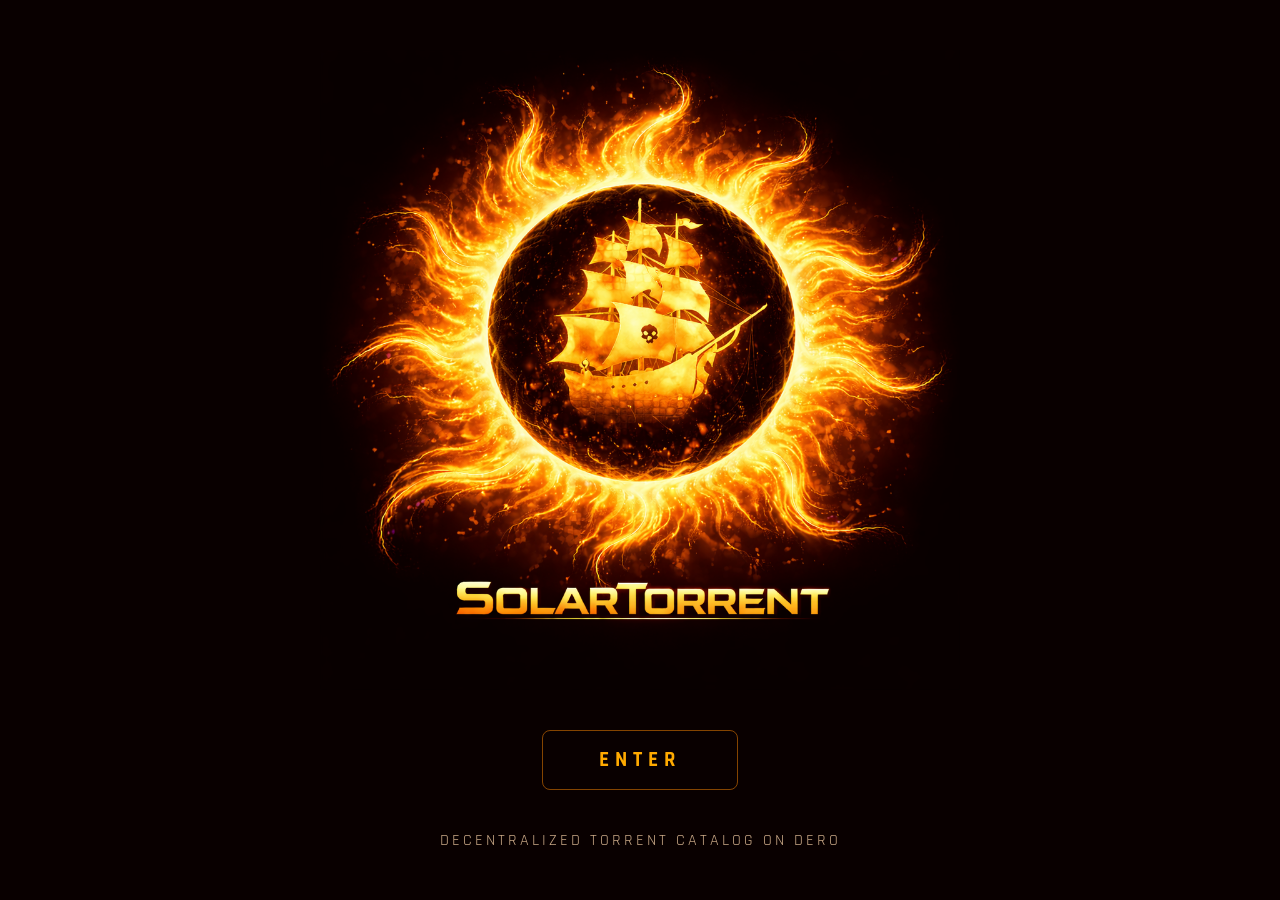
<file: index.html>
<!DOCTYPE html>
<html lang="en">
<head>
    <meta charset="UTF-8">
    <meta name="viewport" content="width=device-width, initial-scale=1.0">
    <title>SolarTorrent | Decentralized Torrent Catalog</title>
    <link href="https://fonts.googleapis.com/css2?family=Rajdhani:wght@400;600;700&display=swap" rel="stylesheet">
    <style>
        *, *::before, *::after { box-sizing: border-box; margin: 0; padding: 0; }

        body {
            background: #090000;
            min-height: 100vh;
            display: flex;
            flex-direction: column;
            align-items: center;
            justify-content: center;
            font-family: 'Rajdhani', sans-serif;
        }

        .splash {
            display: flex;
            flex-direction: column;
            align-items: center;
            gap: 2.5rem;
        }

        .logo-img {
            width: 640px;
            height: 640px;
            object-fit: contain;
        }

        .enter-btn {
            display: inline-flex;
            align-items: center;
            justify-content: center;
            padding: 1rem 3.5rem;
            background: transparent;
            border: 1px solid rgba(255, 136, 0, 0.5);
            border-radius: 8px;
            color: #ffaa00;
            font-family: 'Rajdhani', sans-serif;
            font-size: 1.3rem;
            font-weight: 700;
            text-transform: uppercase;
            letter-spacing: 6px;
            text-decoration: none;
            cursor: pointer;
            transition: border-color 0.3s ease, color 0.3s ease;
        }

        .enter-btn:hover {
            border-color: #ffaa00;
            color: #ffcc00;
        }

        .tagline {
            color: #ccaa88;
            font-size: 1rem;
            letter-spacing: 3px;
            text-transform: uppercase;
        }

        @media (max-width: 480px) {
            .logo-img { width: 220px; height: 220px; }
            .enter-btn { padding: 0.8rem 2.5rem; font-size: 1.1rem; letter-spacing: 4px; }
        }
    </style>
</head>
<body>
    <div class="splash">
        <img src="img/logoST.png" alt="SolarTorrent" class="logo-img">
        <a href="browse.html" class="enter-btn">Enter</a>
        <div class="tagline">Decentralized Torrent Catalog on DERO</div>
    </div>
</body>
</html>
</file>
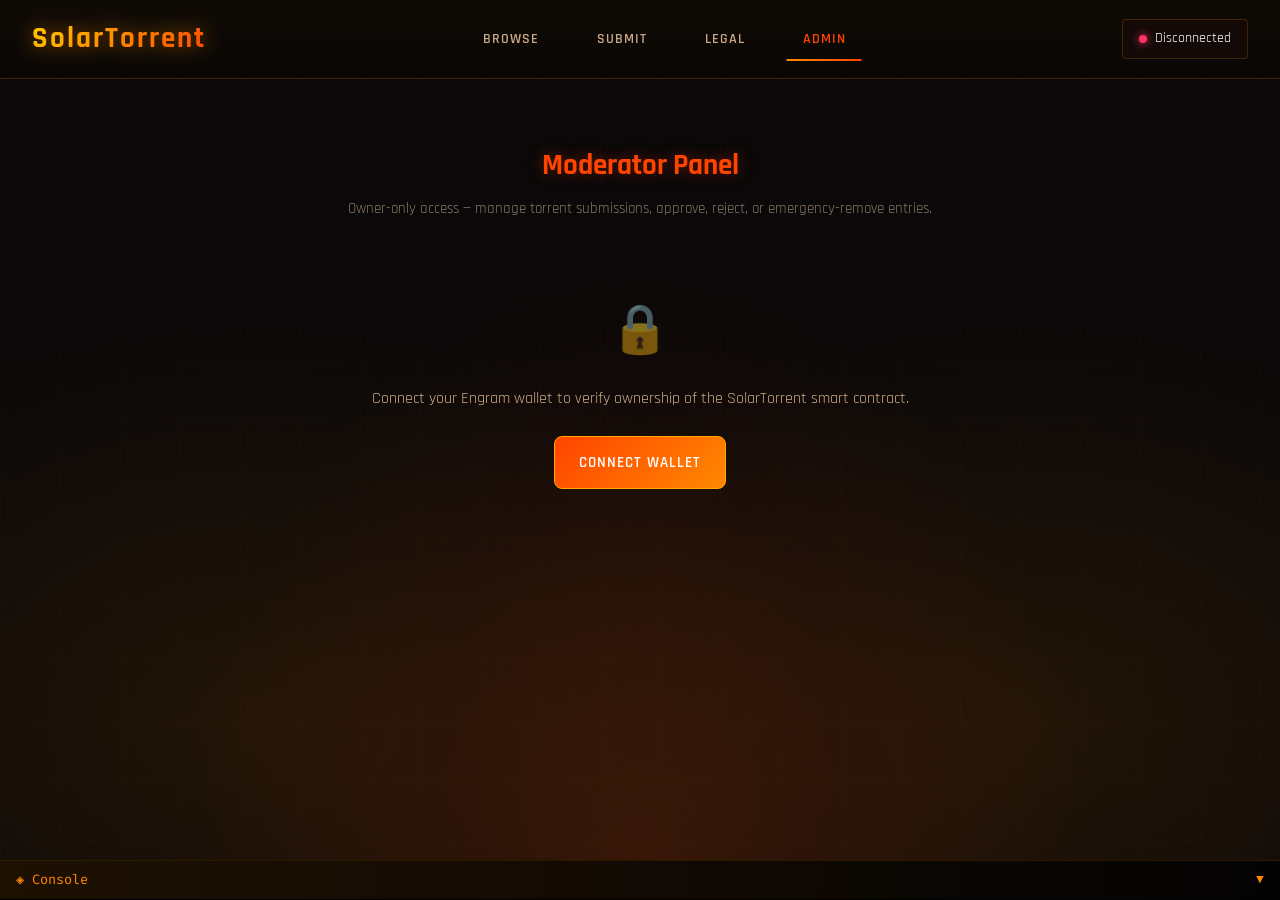
<file: admin.html>
<!DOCTYPE html>
<html lang="en">
<head>
    <meta charset="UTF-8">
    <meta name="viewport" content="width=device-width, initial-scale=1.0">
    <title>SolarTorrent | Moderator Panel</title>
    <link rel="stylesheet" href="css/style.css">
    <style>
        .admin-hero { text-align: center; padding: var(--space-xl) 0 var(--space-lg); }
        .admin-hero h1 {
            font-size: 1.8rem; font-weight: 700;
            color: var(--fire-red);
            text-shadow: 0 0 15px var(--glow-fire);
            margin-bottom: var(--space-sm);
        }
        .admin-hero p { color: var(--text-dim); font-size: 0.95rem; }

        .auth-gate {
            text-align: center;
            padding: var(--space-2xl);
        }
        .auth-gate .lock-icon { font-size: 3rem; margin-bottom: var(--space-md); opacity: 0.5; }
        .auth-gate p { color: var(--text-secondary); margin-bottom: var(--space-lg); }

        /* Tab filters for status */
        .status-tabs {
            display: flex; gap: var(--space-sm);
            margin-bottom: var(--space-xl);
            border-bottom: 1px solid var(--border-dim);
            padding-bottom: var(--space-sm);
        }
        .status-tab {
            padding: var(--space-sm) var(--space-lg);
            background: transparent;
            border: 1px solid transparent;
            border-radius: var(--radius-md) var(--radius-md) 0 0;
            color: var(--text-secondary);
            font-family: var(--font-sans);
            font-size: 0.9rem; font-weight: 600;
            cursor: pointer; transition: all 0.3s ease;
        }
        .status-tab:hover { color: var(--solar-orange); background: var(--bg-hover); }
        .status-tab.active { color: var(--solar-gold); border-color: var(--border-active); background: var(--bg-hover); border-bottom: 2px solid var(--solar-orange); }
        .status-tab .tab-count {
            display: inline-flex; align-items: center; justify-content: center;
            min-width: 22px; height: 22px;
            background: rgba(255,136,0,0.15); border-radius: 11px;
            font-size: 0.75rem; font-family: var(--font-mono);
            margin-left: 6px; padding: 0 6px;
            color: var(--solar-orange);
        }
        .status-tab.active .tab-count { background: rgba(255,170,0,0.25); color: var(--solar-gold); }

        /* Admin torrent row */
        .admin-list { display: flex; flex-direction: column; gap: var(--space-md); }

        .admin-row {
            background: var(--bg-card);
            border: 1px solid var(--border-dim);
            border-radius: var(--radius-lg);
            padding: var(--space-lg);
            display: flex; gap: var(--space-lg);
            align-items: flex-start;
            transition: all 0.3s ease;
            position: relative;
            overflow: hidden;
        }
        .admin-row::before {
            content: '';
            position: absolute; top: 0; left: 0;
            width: 4px; height: 100%;
        }
        .admin-row.pending::before { background: var(--warning); }
        .admin-row.approved::before { background: var(--success); }
        .admin-row.removed::before { background: var(--error); }
        .admin-row.owner-removed::before { background: var(--text-dim); }

        .admin-row:hover { border-color: var(--border-active); }

        .admin-row-body { flex: 1; min-width: 0; }

        .admin-row-header {
            display: flex; align-items: center; gap: var(--space-md);
            margin-bottom: var(--space-sm); flex-wrap: wrap;
        }
        .admin-row-header h3 { font-size: 1.05rem; font-weight: 600; color: var(--text-primary); }
        .admin-row-header .row-cat {
            font-size: 0.7rem; text-transform: uppercase; letter-spacing: 1px;
            padding: 2px 8px; border: 1px solid var(--border-dim); border-radius: 10px;
            color: var(--solar-orange);
        }
        .admin-row-header .row-status {
            font-size: 0.7rem; text-transform: uppercase; letter-spacing: 1px;
            padding: 2px 10px; border-radius: 10px; font-weight: 600;
        }
        .row-status.pending { background: rgba(255,204,0,0.15); color: var(--warning); border: 1px solid rgba(255,204,0,0.3); }
        .row-status.approved { background: rgba(0,255,136,0.1); color: var(--success); border: 1px solid rgba(0,255,136,0.2); }
        .row-status.removed { background: rgba(255,51,102,0.1); color: var(--error); border: 1px solid rgba(255,51,102,0.2); }
        .row-status.owner-removed { background: rgba(136,119,102,0.1); color: var(--text-dim); border: 1px solid rgba(136,119,102,0.2); }

        .admin-row-meta {
            display: flex; gap: var(--space-lg); flex-wrap: wrap;
            font-size: 0.8rem; color: var(--text-dim);
            font-family: var(--font-mono);
            margin-bottom: var(--space-sm);
        }
        .admin-row-meta .meta-hash { color: var(--solar-orange); opacity: 0.7; }

        .admin-row-desc {
            font-size: 0.85rem; color: var(--text-dim);
            line-height: 1.5; margin-bottom: var(--space-sm);
        }

        .admin-row-votes {
            display: flex; gap: var(--space-md); align-items: center;
            font-size: 0.8rem; margin-bottom: var(--space-md);
        }
        .admin-row-votes .v-up { color: var(--success); font-family: var(--font-mono); }
        .admin-row-votes .v-down { color: var(--error); font-family: var(--font-mono); }
        .admin-row-votes .v-ratio { color: var(--solar-gold); font-family: var(--font-mono); }

        .admin-row-magnet {
            font-family: var(--font-mono); font-size: 0.7rem;
            color: var(--text-dim); word-break: break-all;
            padding: var(--space-sm); background: var(--bg-input);
            border-radius: var(--radius-sm); margin-bottom: var(--space-md);
            max-height: 40px; overflow: hidden;
            transition: max-height 0.3s ease; cursor: pointer;
        }
        .admin-row-magnet:hover { max-height: 200px; }

        .admin-row-actions {
            display: flex; gap: var(--space-sm); flex-wrap: wrap;
        }

        .admin-row-submitter {
            font-family: var(--font-mono); font-size: 0.75rem;
            color: var(--text-dim); margin-bottom: var(--space-sm);
        }

        /* Confirm overlay */
        .confirm-overlay {
            display: none; position: fixed;
            top: 0; left: 0; width: 100%; height: 100%;
            background: rgba(0,0,0,0.7); z-index: 300;
            align-items: center; justify-content: center;
        }
        .confirm-overlay.visible { display: flex; }
        .confirm-box {
            background: var(--bg-card); border-radius: var(--radius-lg);
            padding: var(--space-xl); max-width: 420px; width: 90%;
        }
        .confirm-box h3 { font-size: 1.1rem; margin-bottom: var(--space-md); }
        .confirm-box p { color: var(--text-secondary); font-size: 0.9rem; margin-bottom: var(--space-lg); line-height: 1.6; }
        .confirm-actions { display: flex; gap: var(--space-md); }

        @media (max-width: 768px) {
            .admin-row { flex-direction: column; }
        }
    </style>
</head>
<body>
    <!-- Atmospheric layers -->
    <div class="fire-bg"></div>
    <div class="ember-grid"></div>
    <div class="embers">
        <div class="ember-particle"></div>
        <div class="ember-particle"></div>
        <div class="ember-particle"></div>
        <div class="ember-particle"></div>
        <div class="ember-particle"></div>
        <div class="ember-particle"></div>
        <div class="ember-particle"></div>
        <div class="ember-particle"></div>
    </div>

    <!-- Navigation -->
    <nav class="solar-nav">
        <div class="nav-brand">
            <span class="brand-text">SolarTorrent</span>
        </div>
        <div class="nav-links">
            <a href="browse.html">Browse</a>
            <a href="submit.html">Submit</a>
            <a href="legal.html">Legal</a>
            <a href="admin.html" class="active" style="color:var(--fire-red)">Admin</a>
        </div>
        <div class="wallet-indicator">
            <span class="status-dot" id="nav-status-dot"></span>
            <span id="nav-status-text">Disconnected</span>
        </div>
    </nav>

    <!-- Main Content -->
    <main class="container-wide">

        <div class="admin-hero">
            <h1>Moderator Panel</h1>
            <p>Owner-only access &mdash; manage torrent submissions, approve, reject, or emergency-remove entries.</p>
        </div>

        <!-- Auth Gate (shown when not connected or not owner) -->
        <div id="auth-gate" class="auth-gate">
            <div class="lock-icon">&#x1F512;</div>
            <p>Connect your Engram wallet to verify ownership of the SolarTorrent smart contract.</p>
            <button id="btn-admin-connect" class="solar-btn primary">
                <span class="btn-text">Connect Wallet</span>
            </button>
            <p id="auth-error" style="color:var(--error);margin-top:var(--space-md);display:none"></p>
        </div>

        <!-- Admin Content (shown after auth) -->
        <div id="admin-content" style="display:none">

            <!-- Status Tabs -->
            <div class="status-tabs">
                <button class="status-tab active" data-status="pending">
                    Pending <span class="tab-count" id="count-pending">0</span>
                </button>
                <button class="status-tab" data-status="approved">
                    Approved <span class="tab-count" id="count-approved">0</span>
                </button>
                <button class="status-tab" data-status="removed">
                    Removed <span class="tab-count" id="count-removed">0</span>
                </button>
                <button class="status-tab" data-status="all">
                    All <span class="tab-count" id="count-all">0</span>
                </button>
            </div>

            <!-- Torrent List -->
            <div id="admin-list" class="admin-list"></div>

            <div id="admin-empty" class="empty-state hidden">
                <div class="empty-icon">&#x2600;</div>
                <p>No torrents in this category.</p>
            </div>
        </div>

    </main>

    <!-- Confirm Overlay -->
    <div class="confirm-overlay" id="confirm-overlay">
        <div class="confirm-box" id="confirm-box">
            <h3 id="confirm-title">Confirm Action</h3>
            <p id="confirm-message">Are you sure?</p>
            <div class="confirm-actions">
                <button class="solar-btn primary" id="btn-confirm-yes">
                    <span class="btn-text">Confirm</span>
                </button>
                <button class="solar-btn secondary" id="btn-confirm-cancel">
                    <span class="btn-text">Cancel</span>
                </button>
            </div>
        </div>
    </div>

    <!-- Console -->
    <div id="console-panel" class="console-panel collapsed">
        <div class="console-header" id="console-toggle">
            <span>&#x25C8; Console</span>
            <span class="toggle-icon">&#x25B2;</span>
        </div>
        <div class="console-content">
            <div id="console-output"></div>
        </div>
    </div>

    <script>
    /* =========================================================
       SolarTorrent — Moderator Panel
       Owner-only. Approve / Reject / Emergency Remove.
       ========================================================= */

    const CONFIG = {
        SCID: 'YOUR_DEPLOYED_SCID_HERE',
        NODE_RPC: 'http://127.0.0.1:20000/json_rpc',
        XSWD_ENDPOINTS: [
            'ws://127.0.0.1:44326/xswd',
            'ws://127.0.0.1:10103/xswd',
            'ws://127.0.0.1:40403/xswd'
        ]
    };

    let allTorrents = [];
    let activeStatus = 'pending';
    let pendingConfirmAction = null;

    function clog(msg, type = 'info') {
        const el = document.getElementById('console-output');
        const line = document.createElement('div');
        line.className = 'console-line ' + type;
        line.textContent = `[${new Date().toLocaleTimeString()}] ${msg}`;
        el.appendChild(line);
        el.scrollTop = el.scrollHeight;
    }

    function formatBytes(bytes) {
        if (!bytes || bytes === 0) return 'Unknown';
        const sizes = ['B', 'KB', 'MB', 'GB', 'TB'];
        const i = Math.floor(Math.log(bytes) / Math.log(1024));
        return (bytes / Math.pow(1024, i)).toFixed(1) + ' ' + sizes[i];
    }

    function formatDate(ts) {
        if (!ts || ts === 0) return 'Unknown';
        return new Date(ts * 1000).toLocaleDateString('en-US', { year:'numeric', month:'short', day:'numeric', hour:'2-digit', minute:'2-digit' });
    }

    function voteRatio(val, inval) {
        if (inval === 0) return val > 0 ? '∞' : '--';
        return (val / inval).toFixed(1);
    }

    function statusClass(s) {
        if (s === 0) return 'pending';
        if (s === 1) return 'approved';
        if (s === 2) return 'removed';
        if (s === 3) return 'owner-removed';
        if (s === 4) return 'owner-removed';
        return 'pending';
    }

    function statusText(s) {
        if (s === 0) return 'Pending';
        if (s === 1) return 'Approved';
        if (s === 2) return 'Community Removed';
        if (s === 3) return 'Owner Removed';
        if (s === 4) return 'Deleted by Submitter';
        return 'Unknown';
    }

    function escapeHtml(str) {
        const d = document.createElement('div');
        d.textContent = str;
        return d.innerHTML;
    }

    // --- SC Read ---
    async function getSCData(keys) {
        try {
            const resp = await fetch(CONFIG.NODE_RPC, {
                method: 'POST',
                headers: { 'Content-Type': 'application/json' },
                body: JSON.stringify({
                    jsonrpc: '2.0', id: '1', method: 'DERO.GetSC',
                    params: { scid: CONFIG.SCID, code: false, variables: false, keysstring: keys }
                })
            });
            const data = await resp.json();
            return data.result && data.result.valuesstring ? data.result.valuesstring : null;
        } catch (err) {
            clog('RPC Error: ' + err.message, 'error');
            return null;
        }
    }

    // --- Auth ---
    async function connectAdmin() {
        const btn = document.getElementById('btn-admin-connect');
        const errEl = document.getElementById('auth-error');
        btn.disabled = true;
        btn.querySelector('.btn-text').textContent = 'Connecting...';
        errEl.style.display = 'none';

        clog('Connecting to XSWD for admin auth...');

        let connected = false;

        for (const endpoint of CONFIG.XSWD_ENDPOINTS) {
            try {
                clog(`Trying ${endpoint}...`);
                const ws = new WebSocket(endpoint);
                await new Promise((resolve, reject) => {
                    ws.onopen = resolve;
                    ws.onerror = reject;
                    setTimeout(reject, 5000);
                });

                clog(`Connected to ${endpoint}`, 'success');
                connected = true;

                /* Real implementation:
                // 1. Send handshake
                const appId = ... ;
                ws.send(JSON.stringify({
                    id: appId, name: 'SolarTorrent Admin',
                    description: 'Moderator panel — owner verification',
                    url: window.location.origin
                }));

                // 2. Get wallet address
                const myAddr = await xswdCall(ws, 'GetAddress', {});

                // 3. Get SC owner
                const ownerData = await getSCData(['owner']);
                const scOwner = ownerData ? ownerData[0] : null;

                // 4. Compare
                if (!scOwner || myAddr !== scOwner) {
                    clog('Access denied — wallet is not the SC owner', 'error');
                    errEl.textContent = 'Access denied. The connected wallet (' + myAddr.substring(0,12) + '...) is not the owner of the SolarTorrent smart contract.';
                    errEl.style.display = 'block';
                    btn.disabled = false;
                    btn.querySelector('.btn-text').textContent = 'Try Again';
                    ws.close();
                    return;
                }

                clog('Owner verified: ' + myAddr.substring(0,12) + '...', 'success');
                */

                // Demo mode: simulate owner verified
                clog('Owner authenticated (demo mode)', 'success');

                document.getElementById('nav-status-dot').classList.add('connected');
                document.getElementById('nav-status-text').textContent = 'Owner';
                document.getElementById('auth-gate').style.display = 'none';
                document.getElementById('admin-content').style.display = 'block';

                ws.close();
                loadAllTorrents();
                return;
            } catch (e) {
                clog(`Failed: ${endpoint}`, 'warn');
            }
        }

        if (!connected) {
            // No XSWD — demo fallback
            clog('No XSWD available — demo mode', 'warn');
            document.getElementById('nav-status-dot').classList.add('connected');
            document.getElementById('nav-status-text').textContent = 'Demo';
            document.getElementById('auth-gate').style.display = 'none';
            document.getElementById('admin-content').style.display = 'block';
            loadAllTorrents();
        }
    }

    // --- Load all torrents ---
    async function loadAllTorrents() {
        clog('Loading all torrents for admin...');

        const meta = await getSCData(['torrent_count']);
        if (!meta) {
            clog('No SC — loading demo data', 'warn');
            loadDemoData();
            return;
        }

        const count = parseInt(meta[0]) || 0;
        allTorrents = [];

        for (let i = 0; i < count; i++) {
            const p = 't_' + i + '_';
            const keys = [p+'hash', p+'title', p+'desc', p+'cat', p+'magnet', p+'size', p+'submitter', p+'status', p+'time', p+'valcount', p+'invalcount'];
            const v = await getSCData(keys);
            if (v) {
                allTorrents.push({
                    id: i, hash: v[0]||'', title: v[1]||'Untitled', desc: v[2]||'',
                    cat: v[3]||'other', magnet: v[4]||'', size: parseInt(v[5])||0,
                    submitter: v[6]||'', status: parseInt(v[7])||0, time: parseInt(v[8])||0,
                    valcount: parseInt(v[9])||0, invalcount: parseInt(v[10])||0
                });
            }
        }

        clog(`Loaded ${allTorrents.length} torrents`, 'success');
        updateCounts();
        renderList();
    }

    function loadDemoData() {
        allTorrents = [
            { id:0, hash:'a1b2c3d4e5f6a1b2c3d4e5f6a1b2c3d4e5f6a1b2', title:'Big Buck Bunny (2008) — 4K Open Movie',
              desc:'Blender Foundation open movie. Creative Commons licensed.', cat:'movies',
              magnet:'magnet:?xt=urn:btih:a1b2c3d4e5f6...', size:5200000000, submitter:'dero1qy8z...abc1',
              status:1, time:1706000000, valcount:34, invalcount:2 },
            { id:1, hash:'b2c3d4e5f6a1b2c3d4e5f6a1b2c3d4e5f6a1b2c3', title:'Pioneer One — S01 Complete',
              desc:'Award-winning sci-fi web series.', cat:'tvshows',
              magnet:'magnet:?xt=urn:btih:b2c3d4e5f6...', size:3800000000, submitter:'dero1qy8z...abc2',
              status:1, time:1706100000, valcount:22, invalcount:1 },
            { id:2, hash:'c3d4e5f6a1b2c3d4e5f6a1b2c3d4e5f6a1b2c3d4', title:'Sintel — Blender Open Movie',
              desc:'Fantasy animated short.', cat:'animes',
              magnet:'magnet:?xt=urn:btih:c3d4e5f6...', size:1400000000, submitter:'dero1qy8z...abc3',
              status:0, time:1706200000, valcount:12, invalcount:0 },
            { id:3, hash:'d4e5f6a1b2c3d4e5f6a1b2c3d4e5f6a1b2c3d4e5', title:'Suspicious Upload #47',
              desc:'This one has many invalidation reports.', cat:'other',
              magnet:'magnet:?xt=urn:btih:d4e5f6a1...', size:900000000, submitter:'dero1qy8z...xyz1',
              status:0, time:1706250000, valcount:2, invalcount:8 },
            { id:4, hash:'e5f6a1b2c3d4e5f6a1b2c3d4e5f6a1b2c3d4e5f6', title:'Project Gutenberg — Top 100 Ebooks',
              desc:'Public domain books.', cat:'ebooks',
              magnet:'magnet:?xt=urn:btih:e5f6a1b2...', size:520000000, submitter:'dero1qy8z...abc5',
              status:0, time:1706300000, valcount:8, invalcount:5 },
            { id:5, hash:'f6a1b2c3d4e5f6a1b2c3d4e5f6a1b2c3d4e5f6a1', title:'Removed Spam Entry',
              desc:'Was community-removed.', cat:'other',
              magnet:'magnet:?xt=urn:btih:f6a1b2c3...', size:100000, submitter:'dero1qy8z...spam1',
              status:2, time:1706050000, valcount:0, invalcount:14 },
            { id:6, hash:'a2b3c4d5e6f7a2b3c4d5e6f7a2b3c4d5e6f7a2b3', title:'Owner-Removed Illegal Content',
              desc:'Emergency removed by owner.', cat:'other',
              magnet:'magnet:?xt=urn:btih:a2b3c4d5...', size:50000, submitter:'dero1qy8z...spam2',
              status:3, time:1706060000, valcount:1, invalcount:3 }
        ];
        updateCounts();
        renderList();
    }

    // --- Counts ---
    function updateCounts() {
        const pending = allTorrents.filter(t => t.status === 0).length;
        const approved = allTorrents.filter(t => t.status === 1).length;
        const removed = allTorrents.filter(t => t.status === 2 || t.status === 3 || t.status === 4).length;
        document.getElementById('count-pending').textContent = pending;
        document.getElementById('count-approved').textContent = approved;
        document.getElementById('count-removed').textContent = removed;
        document.getElementById('count-all').textContent = allTorrents.length;
    }

    // --- Render ---
    function renderList() {
        const list = document.getElementById('admin-list');
        list.innerHTML = '';

        let filtered;
        if (activeStatus === 'all') {
            filtered = [...allTorrents];
        } else if (activeStatus === 'pending') {
            filtered = allTorrents.filter(t => t.status === 0);
        } else if (activeStatus === 'approved') {
            filtered = allTorrents.filter(t => t.status === 1);
        } else {
            filtered = allTorrents.filter(t => t.status === 2 || t.status === 3 || t.status === 4);
        }

        // Sort: pending first (newest), then by time desc
        filtered.sort((a, b) => b.time - a.time);

        if (filtered.length === 0) {
            document.getElementById('admin-empty').classList.remove('hidden');
            return;
        }
        document.getElementById('admin-empty').classList.add('hidden');

        filtered.forEach(t => {
            const sc = statusClass(t.status);
            const row = document.createElement('div');
            row.className = 'admin-row ' + sc;
            row.innerHTML = `
                <div class="admin-row-body">
                    <div class="admin-row-header">
                        <h3>${escapeHtml(t.title)}</h3>
                        <span class="row-cat">${escapeHtml(t.cat)}</span>
                        <span class="row-status ${sc}">${statusText(t.status)}</span>
                    </div>
                    <div class="admin-row-meta">
                        <span class="meta-hash">${t.hash.substring(0,12)}...</span>
                        <span>ID: ${t.id}</span>
                        <span>${formatDate(t.time)}</span>
                        <span>${formatBytes(t.size)}</span>
                    </div>
                    <div class="admin-row-submitter">Submitter: ${escapeHtml(t.submitter)}</div>
                    <div class="admin-row-desc">${escapeHtml(t.desc)}</div>
                    <div class="admin-row-votes">
                        <span class="v-up">&#x2713; ${t.valcount} validations</span>
                        <span class="v-down">&#x2717; ${t.invalcount} invalidations</span>
                        <span class="v-ratio">Ratio: ${voteRatio(t.valcount, t.invalcount)}</span>
                    </div>
                    <div class="admin-row-magnet" title="Click to expand">${escapeHtml(t.magnet)}</div>
                    <div class="admin-row-actions">
                        ${t.status === 0 ? `
                            <button class="solar-btn small" style="border-color:var(--success);color:var(--success)" onclick="confirmAction('approve', ${t.id})">
                                <span class="btn-text">&#x2713; Approve</span>
                            </button>
                            <button class="solar-btn small" style="border-color:var(--error);color:var(--error)" onclick="confirmAction('reject', ${t.id})">
                                <span class="btn-text">&#x2717; Reject</span>
                            </button>
                        ` : ''}
                        ${t.status === 1 ? `
                            <button class="solar-btn small" style="border-color:var(--error);color:var(--error)" onclick="confirmAction('remove', ${t.id})">
                                <span class="btn-text">&#x2717; Emergency Remove</span>
                            </button>
                        ` : ''}
                        ${t.status === 2 || t.status === 3 || t.status === 4 ? `
                            <span style="color:var(--text-dim);font-size:0.8rem;font-style:italic">No actions available — torrent removed</span>
                        ` : ''}
                    </div>
                </div>
            `;
            list.appendChild(row);
        });
    }

    // --- Confirm dialog ---
    function confirmAction(action, id) {
        const t = allTorrents.find(t => t.id === id);
        if (!t) return;

        const overlay = document.getElementById('confirm-overlay');
        const titleEl = document.getElementById('confirm-title');
        const msgEl = document.getElementById('confirm-message');
        const yesBtn = document.getElementById('btn-confirm-yes');

        if (action === 'approve') {
            titleEl.textContent = 'Approve Torrent';
            titleEl.style.color = 'var(--success)';
            msgEl.innerHTML = `Approve <strong>"${escapeHtml(t.title)}"</strong>?<br><br>This will bypass community voting and immediately set the status to Approved. The 0.1 DERO deposit will be refunded to the submitter.`;
            yesBtn.style.borderColor = 'var(--success)';
            yesBtn.style.background = 'rgba(0,255,136,0.15)';
            yesBtn.style.color = 'var(--success)';
            document.getElementById('confirm-box').style.borderColor = 'var(--success)';
        } else if (action === 'reject') {
            titleEl.textContent = 'Reject Torrent';
            titleEl.style.color = 'var(--error)';
            msgEl.innerHTML = `Reject <strong>"${escapeHtml(t.title)}"</strong>?<br><br>This will set the status to Removed. The 0.1 DERO deposit will <strong>not</strong> be refunded — it stays in the smart contract.`;
            yesBtn.style.borderColor = 'var(--error)';
            yesBtn.style.background = 'rgba(255,51,102,0.15)';
            yesBtn.style.color = 'var(--error)';
            document.getElementById('confirm-box').style.borderColor = 'var(--error)';
        } else if (action === 'remove') {
            titleEl.textContent = 'Emergency Remove';
            titleEl.style.color = 'var(--fire-red)';
            msgEl.innerHTML = `Emergency remove <strong>"${escapeHtml(t.title)}"</strong>?<br><br>This torrent is currently <strong>Approved</strong> with ${t.valcount} validations. Removing it will override the community verdict. This action sets status to 3 (owner-removed).`;
            yesBtn.style.borderColor = 'var(--fire-red)';
            yesBtn.style.background = 'rgba(255,68,0,0.15)';
            yesBtn.style.color = 'var(--fire-red)';
            document.getElementById('confirm-box').style.borderColor = 'var(--fire-red)';
        }

        pendingConfirmAction = { action, id };
        overlay.classList.add('visible');
    }

    function executeAction() {
        if (!pendingConfirmAction) return;
        const { action, id } = pendingConfirmAction;
        const t = allTorrents.find(t => t.id === id);

        document.getElementById('confirm-overlay').classList.remove('visible');

        if (action === 'approve') {
            clog(`ApproveTorrent(${id}) — "${t.title}"`, 'success');
            /* Real XSWD:
            await xswd.call('scinvoke', {
                scid: CONFIG.SCID, ringsize: 2,
                sc_rpc: [
                    { name: 'entrypoint', datatype: 'S', value: 'ApproveTorrent' },
                    { name: 'id', datatype: 'U', value: id }
                ]
            });
            */
            t.status = 1;

        } else if (action === 'reject') {
            clog(`RejectTorrent(${id}) — "${t.title}"`, 'success');
            /* Real XSWD:
            await xswd.call('scinvoke', {
                scid: CONFIG.SCID, ringsize: 2,
                sc_rpc: [
                    { name: 'entrypoint', datatype: 'S', value: 'RejectTorrent' },
                    { name: 'id', datatype: 'U', value: id }
                ]
            });
            */
            t.status = 2;

        } else if (action === 'remove') {
            clog(`RemoveTorrent(${id}) — emergency removal of "${t.title}"`, 'warn');
            /* Real XSWD:
            await xswd.call('scinvoke', {
                scid: CONFIG.SCID, ringsize: 2,
                sc_rpc: [
                    { name: 'entrypoint', datatype: 'S', value: 'RemoveTorrent' },
                    { name: 'id', datatype: 'U', value: id }
                ]
            });
            */
            t.status = 3;
        }

        updateCounts();
        renderList();
        pendingConfirmAction = null;
    }

    // --- Init ---
    document.addEventListener('DOMContentLoaded', () => {

        document.getElementById('console-toggle').addEventListener('click', () => {
            document.getElementById('console-panel').classList.toggle('collapsed');
        });

        document.getElementById('btn-admin-connect').addEventListener('click', connectAdmin);

        // Status tabs
        document.querySelectorAll('.status-tab').forEach(tab => {
            tab.addEventListener('click', function() {
                document.querySelectorAll('.status-tab').forEach(t => t.classList.remove('active'));
                this.classList.add('active');
                activeStatus = this.dataset.status;
                renderList();
            });
        });

        // Confirm actions
        document.getElementById('btn-confirm-yes').addEventListener('click', executeAction);
        document.getElementById('btn-confirm-cancel').addEventListener('click', () => {
            document.getElementById('confirm-overlay').classList.remove('visible');
            pendingConfirmAction = null;
        });
        document.getElementById('confirm-overlay').addEventListener('click', function(e) {
            if (e.target === this) { this.classList.remove('visible'); pendingConfirmAction = null; }
        });

        clog('SolarTorrent Admin Panel — Ready');
    });
    </script>
</body>
</html>
</file>
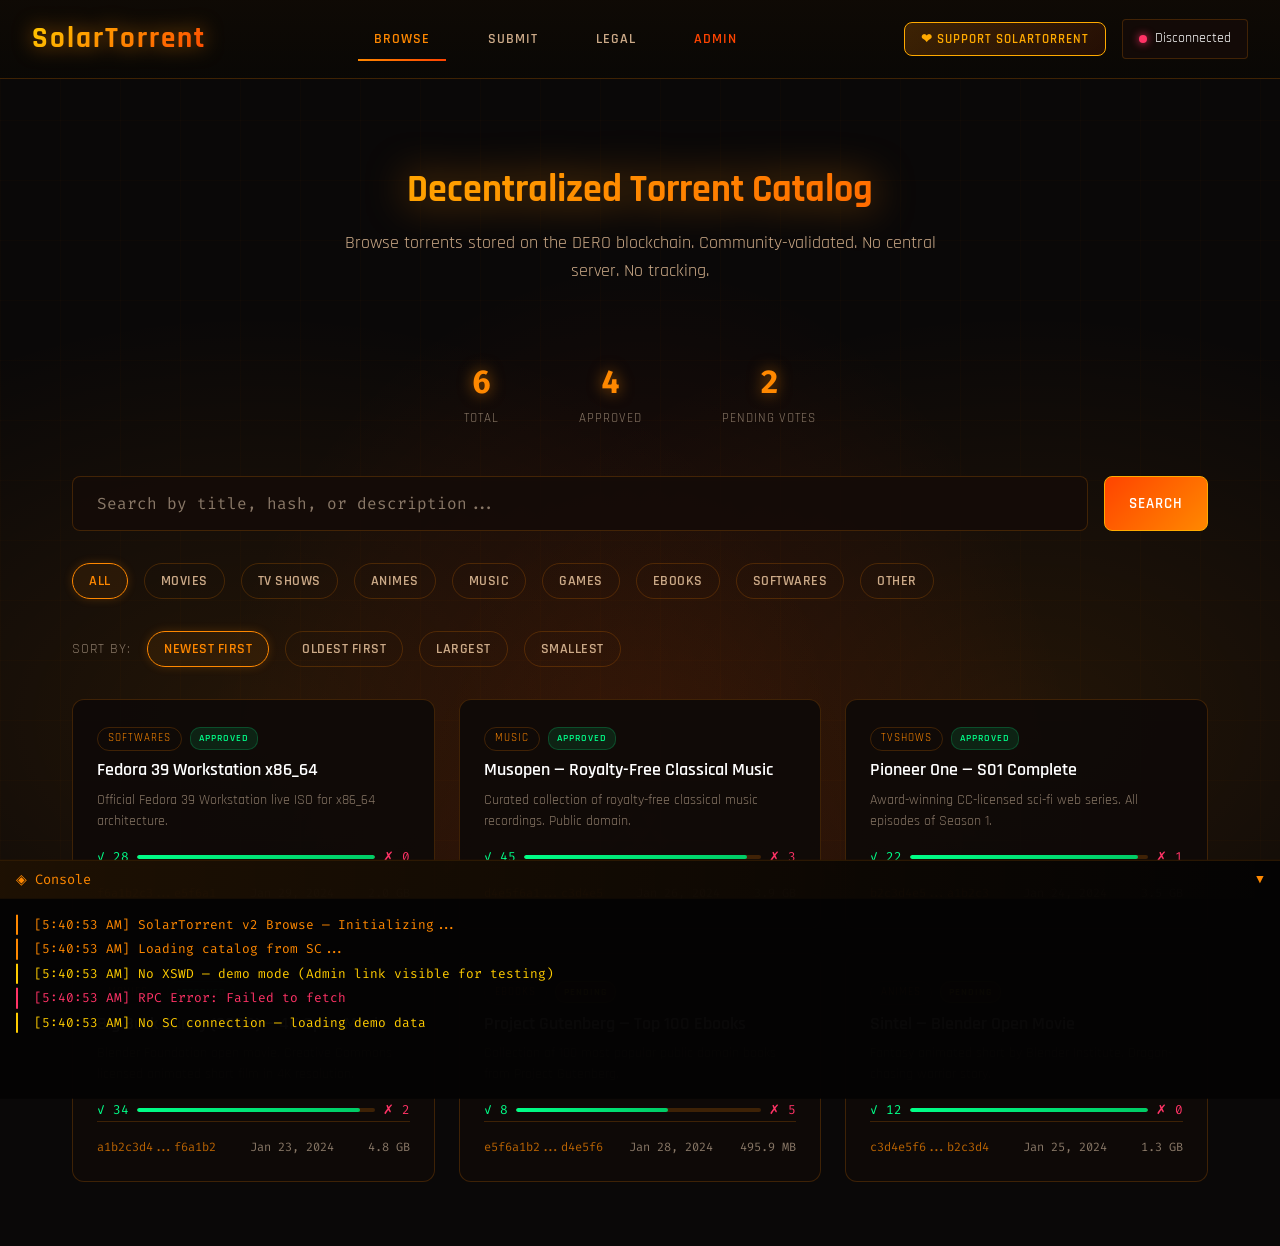
<file: browse.html>
<!DOCTYPE html>
<html lang="en">
<head>
    <meta charset="UTF-8">
    <meta name="viewport" content="width=device-width, initial-scale=1.0">
    <title>SolarTorrent | Decentralized Torrent Catalog</title>
    <link rel="stylesheet" href="css/style.css">
    <style>
        /* --- Vote bar on cards --- */
        .vote-bar { display: flex; align-items: center; gap: 8px; margin-top: 10px; font-size: 0.8rem; }
        .vote-bar .vote-up { color: var(--success); font-family: var(--font-mono); }
        .vote-bar .vote-down { color: var(--error); font-family: var(--font-mono); }
        .vote-track { flex: 1; height: 4px; background: var(--border-dim); border-radius: 2px; overflow: hidden; }
        .vote-fill { height: 100%; border-radius: 2px; transition: width 0.3s ease; }
        .vote-fill.positive { background: linear-gradient(90deg, var(--success), #00cc66); }
        .vote-fill.negative { background: linear-gradient(90deg, var(--error), #cc2244); }
        .vote-fill.neutral { background: var(--text-dim); }
        .card-status { display: inline-block; padding: 2px 8px; border-radius: 10px; font-size: 0.65rem; text-transform: uppercase; letter-spacing: 1px; font-weight: 600; margin-left: 8px; }
        .card-status.pending { background: rgba(255, 204, 0, 0.15); color: var(--warning); border: 1px solid rgba(255, 204, 0, 0.3); }
        .card-status.approved { background: rgba(0, 255, 136, 0.1); color: var(--success); border: 1px solid rgba(0, 255, 136, 0.2); }

        /* --- Detail panel actions --- */
        .detail-actions { display: flex; gap: var(--space-md); flex-wrap: wrap; margin-top: var(--space-lg); }
        .detail-votes { display: flex; gap: var(--space-xl); margin: var(--space-lg) 0; padding: var(--space-md); background: var(--bg-input); border: 1px solid var(--border-dim); border-radius: var(--radius-md); }
        .detail-vote-item { text-align: center; }
        .detail-vote-item .vote-num { font-size: 1.6rem; font-weight: 700; font-family: var(--font-mono); }
        .detail-vote-item .vote-label { font-size: 0.75rem; text-transform: uppercase; letter-spacing: 1px; color: var(--text-dim); }
        .detail-vote-item.up .vote-num { color: var(--success); text-shadow: 0 0 10px rgba(0,255,136,0.3); }
        .detail-vote-item.down .vote-num { color: var(--error); text-shadow: 0 0 10px rgba(255,51,102,0.3); }
        .detail-vote-item.ratio .vote-num { color: var(--solar-gold); }

        /* --- Invalidation reason selector --- */
        .reason-overlay { display: none; position: fixed; top: 0; left: 0; width: 100%; height: 100%; background: rgba(0,0,0,0.7); z-index: 300; align-items: center; justify-content: center; }
        .reason-overlay.visible { display: flex; }
        .reason-box { background: var(--bg-card); border: 1px solid var(--fire-red); border-radius: var(--radius-lg); padding: var(--space-xl); max-width: 420px; width: 90%; }
        .reason-box h3 { color: var(--fire-red); font-size: 1.1rem; margin-bottom: var(--space-lg); }
        .reason-option { display: flex; align-items: center; gap: var(--space-md); padding: var(--space-md); border: 1px solid var(--border-dim); border-radius: var(--radius-md); margin-bottom: var(--space-sm); cursor: pointer; transition: all 0.3s ease; }
        .reason-option:hover { border-color: var(--fire-red); background: rgba(255, 68, 0, 0.08); }
        .reason-option.selected { border-color: var(--fire-red); background: rgba(255, 68, 0, 0.15); }
        .reason-dot { width: 14px; height: 14px; border-radius: 50%; border: 2px solid var(--border-dim); transition: all 0.3s ease; }
        .reason-option.selected .reason-dot { border-color: var(--fire-red); background: var(--fire-red); box-shadow: 0 0 8px var(--glow-fire); }
        .reason-label { color: var(--text-secondary); font-size: 0.95rem; }
        .reason-option.selected .reason-label { color: var(--fire-red); }
        .reason-actions { display: flex; gap: var(--space-md); margin-top: var(--space-lg); }

        /* --- Donate input --- */
        .donate-overlay { display: none; position: fixed; top: 0; left: 0; width: 100%; height: 100%; background: rgba(0,0,0,0.7); z-index: 300; align-items: center; justify-content: center; }
        .donate-overlay.visible { display: flex; }
        .donate-box { background: var(--bg-card); border: 1px solid var(--solar-orange); border-radius: var(--radius-lg); padding: var(--space-xl); max-width: 400px; width: 90%; }
        .donate-box h3 { color: var(--solar-gold); font-size: 1.1rem; margin-bottom: var(--space-md); }
        .donate-box .donate-to { font-family: var(--font-mono); font-size: 0.8rem; color: var(--solar-orange); margin-bottom: var(--space-lg); word-break: break-all; }
        .donate-row { display: flex; gap: var(--space-md); align-items: center; }
        .donate-row .solar-input { flex: 1; }
        .donate-row .unit { color: var(--solar-gold); font-weight: 700; font-size: 1rem; }
        .donate-actions { display: flex; gap: var(--space-md); margin-top: var(--space-lg); }
    </style>
</head>
<body>
    <!-- Atmospheric layers -->
    <div class="fire-bg"></div>
    <div class="ember-grid"></div>
    <div class="embers">
        <div class="ember-particle"></div>
        <div class="ember-particle"></div>
        <div class="ember-particle"></div>
        <div class="ember-particle"></div>
        <div class="ember-particle"></div>
        <div class="ember-particle"></div>
        <div class="ember-particle"></div>
        <div class="ember-particle"></div>
    </div>

    <!-- Navigation -->
    <nav class="solar-nav">
        <div class="nav-brand">
            <span class="brand-text">SolarTorrent</span>
        </div>
        <div class="nav-links">
            <a href="browse.html" class="active">Browse</a>
            <a href="submit.html">Submit</a>
            <a href="legal.html">Legal</a>
        </div>
        <div style="display:flex;align-items:center;gap:var(--space-md)">
            <button class="solar-btn small" id="btn-support" style="border-color:var(--solar-gold);color:var(--solar-gold)">
                <span class="btn-text">&#x2764; Support SolarTorrent</span>
            </button>
            <div class="wallet-indicator">
                <span class="status-dot" id="nav-status-dot"></span>
                <span id="nav-status-text">Disconnected</span>
            </div>
        </div>
    </nav>

    <!-- Main Content -->
    <main class="container-wide">

        <!-- Hero -->
        <div class="catalog-hero">
            <h1>Decentralized Torrent Catalog</h1>
            <p>Browse torrents stored on the DERO blockchain. Community-validated. No central server. No tracking.</p>
        </div>

        <!-- Stats -->
        <div class="stats-bar">
            <div class="stat-item">
                <div class="stat-value" id="stat-total">--</div>
                <div class="stat-label">Total</div>
            </div>
            <div class="stat-item">
                <div class="stat-value" id="stat-approved">--</div>
                <div class="stat-label">Approved</div>
            </div>
            <div class="stat-item">
                <div class="stat-value" id="stat-pending">--</div>
                <div class="stat-label">Pending Votes</div>
            </div>
        </div>

        <!-- Search -->
        <div class="search-bar">
            <input type="text" class="solar-input" id="search-input"
                placeholder="Search by title, hash, or description...">
            <button class="solar-btn primary" id="btn-search">
                <span class="btn-text">Search</span>
            </button>
        </div>

        <!-- Category Filters -->
        <div class="filter-row" id="filter-row">
            <button class="filter-chip active" data-cat="all">All</button>
            <button class="filter-chip" data-cat="movies">Movies</button>
            <button class="filter-chip" data-cat="tvshows">TV Shows</button>
            <button class="filter-chip" data-cat="animes">Animes</button>
            <button class="filter-chip" data-cat="music">Music</button>
            <button class="filter-chip" data-cat="games">Games</button>
            <button class="filter-chip" data-cat="ebooks">Ebooks</button>
            <button class="filter-chip" data-cat="softwares">Softwares</button>
            <button class="filter-chip" data-cat="other">Other</button>
        </div>

        <!-- Sort Controls -->
        <div style="display:flex;align-items:center;gap:var(--space-md);margin-bottom:var(--space-xl);font-size:0.85rem">
            <span style="color:var(--text-dim);text-transform:uppercase;letter-spacing:1px">Sort by:</span>
            <button class="filter-chip active" data-sort="date">Newest first</button>
            <button class="filter-chip" data-sort="oldest">Oldest first</button>
            <button class="filter-chip" data-sort="size-desc">Largest</button>
            <button class="filter-chip" data-sort="size-asc">Smallest</button>
        </div>

        <!-- Loading State -->
        <div id="loading-state" class="catalog-grid">
            <div class="torrent-card">
                <div class="skeleton" style="height:16px;width:60px;margin-bottom:12px"></div>
                <div class="skeleton" style="height:22px;width:80%;margin-bottom:8px"></div>
                <div class="skeleton" style="height:14px;width:100%;margin-bottom:16px"></div>
                <div class="skeleton" style="height:4px;width:100%;margin-bottom:12px"></div>
                <div class="skeleton" style="height:12px;width:50%"></div>
            </div>
            <div class="torrent-card">
                <div class="skeleton" style="height:16px;width:60px;margin-bottom:12px"></div>
                <div class="skeleton" style="height:22px;width:75%;margin-bottom:8px"></div>
                <div class="skeleton" style="height:14px;width:90%;margin-bottom:16px"></div>
                <div class="skeleton" style="height:4px;width:100%;margin-bottom:12px"></div>
                <div class="skeleton" style="height:12px;width:45%"></div>
            </div>
            <div class="torrent-card">
                <div class="skeleton" style="height:16px;width:60px;margin-bottom:12px"></div>
                <div class="skeleton" style="height:22px;width:85%;margin-bottom:8px"></div>
                <div class="skeleton" style="height:14px;width:95%;margin-bottom:16px"></div>
                <div class="skeleton" style="height:4px;width:100%;margin-bottom:12px"></div>
                <div class="skeleton" style="height:12px;width:55%"></div>
            </div>
        </div>

        <!-- Catalog Grid -->
        <div id="catalog-grid" class="catalog-grid hidden"></div>

        <!-- Empty State -->
        <div id="empty-state" class="empty-state hidden">
            <div class="empty-icon">&#x2600;</div>
            <p>No torrents found matching your criteria.</p>
            <a href="submit.html" class="solar-btn primary">Submit the first torrent</a>
        </div>

        <!-- Detail Panel -->
        <section id="detail-panel" class="solar-card hidden">
            <div class="card-header">
                <h2><span class="icon">&#x2600;</span> <span id="detail-title">Torrent Details</span></h2>
                <div class="header-line"></div>
            </div>
            <div class="card-content">
                <div class="info-grid">
                    <div class="info-item">
                        <span class="label">InfoHash:</span>
                        <span class="value mono" id="detail-hash">---</span>
                    </div>
                    <div class="info-item">
                        <span class="label">Category:</span>
                        <span class="value" id="detail-cat">---</span>
                    </div>
                    <div class="info-item">
                        <span class="label">Size:</span>
                        <span class="value" id="detail-size">---</span>
                    </div>
                    <div class="info-item">
                        <span class="label">Uploaded:</span>
                        <span class="value" id="detail-date">---</span>
                    </div>
                    <div class="info-item">
                        <span class="label">Description:</span>
                        <span class="value" id="detail-desc">---</span>
                    </div>
                    <div class="info-item">
                        <span class="label">Magnet Link:</span>
                        <span class="value mono" id="detail-magnet" style="font-size:0.75rem">---</span>
                    </div>
                </div>

                <!-- Vote counts -->
                <div class="detail-votes">
                    <div class="detail-vote-item up">
                        <div class="vote-num" id="detail-valcount">0</div>
                        <div class="vote-label">Validations</div>
                    </div>
                    <div class="detail-vote-item down">
                        <div class="vote-num" id="detail-invalcount">0</div>
                        <div class="vote-label">Invalidations</div>
                    </div>
                    <div class="detail-vote-item ratio">
                        <div class="vote-num" id="detail-ratio">--</div>
                        <div class="vote-label">Ratio</div>
                    </div>
                    <div class="detail-vote-item">
                        <div class="vote-num" id="detail-status-text" style="font-size:1rem">--</div>
                        <div class="vote-label">Status</div>
                    </div>
                </div>

                <!-- Action buttons -->
                <div class="detail-actions">
                    <button class="solar-btn primary" id="btn-open-magnet">
                        <span class="btn-text">&#x25B6; Open in Client</span>
                    </button>
                    <button class="solar-btn primary" id="btn-copy-magnet">
                        <span class="btn-text">Copy Magnet</span>
                    </button>
                    <button class="solar-btn" id="btn-validate" style="border-color:var(--success);color:var(--success)">
                        <span class="btn-text">&#x2713; Validate</span>
                    </button>
                    <button class="solar-btn" id="btn-invalidate" style="border-color:var(--error);color:var(--error)">
                        <span class="btn-text">&#x2717; Invalidate</span>
                    </button>
                    <button class="solar-btn" id="btn-donate" style="border-color:var(--solar-gold);color:var(--solar-gold)">
                        <span class="btn-text">&#x2764; Donate DERO</span>
                    </button>
                    <button class="solar-btn hidden" id="btn-delete-own" style="border-color:var(--error);color:var(--error);border-style:dashed">
                        <span class="btn-text">&#x1F5D1; Delete my torrent</span>
                    </button>
                    <button class="solar-btn secondary" id="btn-close-detail">
                        <span class="btn-text">Close</span>
                    </button>
                </div>
            </div>
        </section>

    </main>

    <!-- Invalidation Reason Overlay -->
    <div class="reason-overlay" id="reason-overlay">
        <div class="reason-box">
            <h3>&#x26A0; Report — Select a reason</h3>
            <div class="reason-option" data-reason="mismatch">
                <div class="reason-dot"></div>
                <span class="reason-label">Doesn't match the description</span>
            </div>
            <div class="reason-option" data-reason="pornography">
                <div class="reason-dot"></div>
                <span class="reason-label">Pornography</span>
            </div>
            <div class="reason-option" data-reason="violence">
                <div class="reason-dot"></div>
                <span class="reason-label">Ultra violence</span>
            </div>
            <div class="reason-actions">
                <button class="solar-btn" id="btn-reason-confirm" style="border-color:var(--error);color:var(--error)" disabled>
                    <span class="btn-text">Confirm Invalidation</span>
                </button>
                <button class="solar-btn secondary" id="btn-reason-cancel">
                    <span class="btn-text">Cancel</span>
                </button>
            </div>
        </div>
    </div>

    <!-- Donate Overlay -->
    <div class="donate-overlay" id="donate-overlay">
        <div class="donate-box">
            <h3>&#x2764; Donate DERO to uploader</h3>
            <div class="donate-to" id="donate-address">---</div>
            <div class="donate-row">
                <input type="number" class="solar-input" id="donate-amount" placeholder="Amount" min="0.00001" step="0.1">
                <span class="unit">DERO</span>
            </div>
            <div class="donate-actions">
                <button class="solar-btn primary" id="btn-donate-confirm">
                    <span class="btn-text">Send Donation</span>
                </button>
                <button class="solar-btn secondary" id="btn-donate-cancel">
                    <span class="btn-text">Cancel</span>
                </button>
            </div>
        </div>
    </div>

    <!-- Support SolarTorrent Overlay -->
    <div class="donate-overlay" id="support-overlay">
        <div class="donate-box" style="border-color:var(--solar-gold)">
            <h3>&#x2764; Support SolarTorrent</h3>
            <p style="color:var(--text-secondary);font-size:0.9rem;margin-bottom:var(--space-lg)">
                Help keep SolarTorrent running and decentralized. Your donation goes directly to the project maintainers.
            </p>
            <div class="donate-row">
                <input type="number" class="solar-input" id="support-amount" placeholder="Amount" min="0.00001" step="0.1">
                <span class="unit">DERO</span>
            </div>
            <div class="donate-actions">
                <button class="solar-btn primary" id="btn-support-confirm">
                    <span class="btn-text">Send Support</span>
                </button>
                <button class="solar-btn secondary" id="btn-support-cancel">
                    <span class="btn-text">Cancel</span>
                </button>
            </div>
        </div>
    </div>

    <!-- Console -->
    <div id="console-panel" class="console-panel collapsed">
        <div class="console-header" id="console-toggle">
            <span>&#x25C8; Console</span>
            <span class="toggle-icon">&#x25B2;</span>
        </div>
        <div class="console-content">
            <div id="console-output"></div>
        </div>
    </div>

    <script>
    /* =========================================================
       SolarTorrent v2 — Browse Page
       Community voting, donate, read from SC via DERO.GetSC
       ========================================================= */

    const CONFIG = {
        SCID: 'YOUR_DEPLOYED_SCID_HERE',
        NODE_RPC: 'http://127.0.0.1:20000/json_rpc',
        SUPPORT_ADDRESS: 'YOUR_DERO_ADDRESS_HERE',  // Hidden from UI — only used in XSWD transfer
        XSWD_ENDPOINTS: [
            'ws://127.0.0.1:44326/xswd',
            'ws://127.0.0.1:10103/xswd',
            'ws://127.0.0.1:40403/xswd'
        ]
    };

    let allTorrents = [];
    let activeFilter = 'all';
    let activeSort = 'date';
    let searchQuery = '';
    let currentTorrent = null;
    let selectedReason = null;
    let connectedAddress = '';  // Set after XSWD connect

    // --- Console ---
    function clog(msg, type = 'info') {
        const el = document.getElementById('console-output');
        const line = document.createElement('div');
        line.className = 'console-line ' + type;
        line.textContent = `[${new Date().toLocaleTimeString()}] ${msg}`;
        el.appendChild(line);
        el.scrollTop = el.scrollHeight;
    }

    // --- Format bytes ---
    function formatBytes(bytes) {
        if (!bytes || bytes === 0) return 'Unknown';
        const sizes = ['B', 'KB', 'MB', 'GB', 'TB'];
        const i = Math.floor(Math.log(bytes) / Math.log(1024));
        return (bytes / Math.pow(1024, i)).toFixed(1) + ' ' + sizes[i];
    }

    // --- Format timestamp to date ---
    function formatDate(timestamp) {
        if (!timestamp || timestamp === 0) return 'Unknown';
        const d = new Date(timestamp * 1000);
        return d.toLocaleDateString('en-US', { year: 'numeric', month: 'short', day: 'numeric' });
    }

    // --- Compute vote bar percentage ---
    function votePercent(val, inval) {
        const total = val + inval;
        if (total === 0) return 50;
        return Math.round((val / total) * 100);
    }

    function voteRatio(val, inval) {
        if (inval === 0) return val > 0 ? '∞' : '--';
        return (val / inval).toFixed(1);
    }

    function statusLabel(t) {
        if (t.status === 1) return '<span class="card-status approved">Approved</span>';
        if (t.status === 0) return '<span class="card-status pending">Pending</span>';
        return '';
    }

    // --- Fetch SC data via daemon RPC ---
    async function getSCData(keys) {
        try {
            const resp = await fetch(CONFIG.NODE_RPC, {
                method: 'POST',
                headers: { 'Content-Type': 'application/json' },
                body: JSON.stringify({
                    jsonrpc: '2.0', id: '1', method: 'DERO.GetSC',
                    params: { scid: CONFIG.SCID, code: false, variables: false, keysstring: keys }
                })
            });
            const data = await resp.json();
            return data.result && data.result.valuesstring ? data.result.valuesstring : null;
        } catch (err) {
            clog('RPC Error: ' + err.message, 'error');
            return null;
        }
    }

    // --- Load catalog ---
    async function loadCatalog() {
        clog('Loading catalog from SC...');
        const meta = await getSCData(['torrent_count', 'approved_count']);
        if (!meta) {
            clog('No SC connection — loading demo data', 'warn');
            showDemoData();
            return;
        }
        const totalCount = parseInt(meta[0]) || 0;
        const approvedCount = parseInt(meta[1]) || 0;
        document.getElementById('stat-total').textContent = totalCount;
        document.getElementById('stat-approved').textContent = approvedCount;

        if (totalCount === 0) { hideLoading(); showEmpty(); return; }

        allTorrents = [];
        let pendingCount = 0;
        for (let i = 0; i < totalCount; i++) {
            const p = 't_' + i + '_';
            const keys = [p+'hash', p+'title', p+'desc', p+'cat', p+'magnet', p+'size', p+'submitter', p+'status', p+'time', p+'valcount', p+'invalcount'];
            const v = await getSCData(keys);
            if (v) {
                const status = parseInt(v[7]) || 0;
                if (status === 0) pendingCount++;
                allTorrents.push({
                    id: i, hash: v[0]||'', title: v[1]||'Untitled', desc: v[2]||'',
                    cat: v[3]||'other', magnet: v[4]||'', size: parseInt(v[5])||0,
                    submitter: v[6]||'', status: status, time: parseInt(v[8])||0,
                    valcount: parseInt(v[9])||0, invalcount: parseInt(v[10])||0
                });
            }
        }
        document.getElementById('stat-pending').textContent = pendingCount;
        clog(`Loaded ${allTorrents.length} entries`, 'success');
        hideLoading();
        renderGrid();
    }

    // --- Demo data ---
    function showDemoData() {
        allTorrents = [
            { id:0, hash:'a1b2c3d4e5f6a1b2c3d4e5f6a1b2c3d4e5f6a1b2', title:'Big Buck Bunny (2008) — 4K Open Movie',
              desc:'Blender Foundation open movie. Creative Commons licensed animated short film in 4K resolution.',
              cat:'movies', magnet:'magnet:?xt=urn:btih:a1b2c3d4e5f6a1b2c3d4e5f6a1b2c3d4e5f6a1b2&dn=BigBuckBunny-4K',
              size:5200000000, submitter:'dero1qy8z...abc1', status:1, time:1706000000, valcount:34, invalcount:2 },
            { id:1, hash:'b2c3d4e5f6a1b2c3d4e5f6a1b2c3d4e5f6a1b2c3', title:'Pioneer One — S01 Complete',
              desc:'Award-winning CC-licensed sci-fi web series. All episodes of Season 1.',
              cat:'tvshows', magnet:'magnet:?xt=urn:btih:b2c3d4e5f6a1b2c3d4e5f6a1b2c3d4e5f6a1b2c3&dn=PioneerOne-S01',
              size:3800000000, submitter:'dero1qy8z...abc2', status:1, time:1706100000, valcount:22, invalcount:1 },
            { id:2, hash:'c3d4e5f6a1b2c3d4e5f6a1b2c3d4e5f6a1b2c3d4', title:'Sintel — Blender Open Movie',
              desc:'Fantasy animated short by Blender Institute. Dragon-chasing warrior story.',
              cat:'animes', magnet:'magnet:?xt=urn:btih:c3d4e5f6a1b2c3d4e5f6a1b2c3d4e5f6a1b2c3d4&dn=Sintel-1080p',
              size:1400000000, submitter:'dero1qy8z...abc3', status:0, time:1706200000, valcount:12, invalcount:0 },
            { id:3, hash:'d4e5f6a1b2c3d4e5f6a1b2c3d4e5f6a1b2c3d4e5', title:'Musopen — Royalty-Free Classical Music',
              desc:'Curated collection of royalty-free classical music recordings. Public domain.',
              cat:'music', magnet:'magnet:?xt=urn:btih:d4e5f6a1b2c3d4e5f6a1b2c3d4e5f6a1b2c3d4e5&dn=Musopen-Classical',
              size:4200000000, submitter:'dero1qy8z...abc4', status:1, time:1706300000, valcount:45, invalcount:3 },
            { id:4, hash:'e5f6a1b2c3d4e5f6a1b2c3d4e5f6a1b2c3d4e5f6', title:'Project Gutenberg — Top 100 Ebooks',
              desc:'Collection of 100 most popular public domain books from Project Gutenberg.',
              cat:'ebooks', magnet:'magnet:?xt=urn:btih:e5f6a1b2c3d4e5f6a1b2c3d4e5f6a1b2c3d4e5f6&dn=Gutenberg-Top100',
              size:520000000, submitter:'dero1qy8z...abc5', status:0, time:1706400000, valcount:8, invalcount:5 },
            { id:5, hash:'f6a1b2c3d4e5f6a1b2c3d4e5f6a1b2c3d4e5f6a1', title:'Fedora 39 Workstation x86_64',
              desc:'Official Fedora 39 Workstation live ISO for x86_64 architecture.',
              cat:'softwares', magnet:'magnet:?xt=urn:btih:f6a1b2c3d4e5f6a1b2c3d4e5f6a1b2c3d4e5f6a1&dn=Fedora-39-Workstation',
              size:2100000000, submitter:'dero1qy8z...abc6', status:1, time:1706500000, valcount:28, invalcount:0 }
        ];
        const approved = allTorrents.filter(t => t.status === 1).length;
        const pending = allTorrents.filter(t => t.status === 0).length;
        document.getElementById('stat-total').textContent = allTorrents.length;
        document.getElementById('stat-approved').textContent = approved;
        document.getElementById('stat-pending').textContent = pending;
        hideLoading();
        renderGrid();
    }

    // --- Render grid ---
    function renderGrid() {
        const grid = document.getElementById('catalog-grid');
        grid.innerHTML = '';

        // Show approved + pending (not removed/deleted)
        let filtered = allTorrents.filter(t => t.status === 0 || t.status === 1);

        if (activeFilter !== 'all') {
            filtered = filtered.filter(t => t.cat === activeFilter);
        }

        if (searchQuery) {
            const q = searchQuery.toLowerCase();
            filtered = filtered.filter(t =>
                t.title.toLowerCase().includes(q) ||
                t.desc.toLowerCase().includes(q) ||
                t.hash.toLowerCase().includes(q)
            );
        }

        // Sort
        filtered.sort((a, b) => {
            // Approved always before pending
            if (a.status !== b.status) return b.status - a.status;
            switch (activeSort) {
                case 'date':     return b.time - a.time;
                case 'oldest':   return a.time - b.time;
                case 'size-desc': return b.size - a.size;
                case 'size-asc':  return a.size - b.size;
                default:         return b.time - a.time;
            }
        });

        if (filtered.length === 0) {
            showEmpty();
            grid.classList.add('hidden');
            return;
        }

        document.getElementById('empty-state').classList.add('hidden');
        grid.classList.remove('hidden');

        filtered.forEach(t => {
            const pct = votePercent(t.valcount, t.invalcount);
            const barClass = pct > 60 ? 'positive' : pct < 40 ? 'negative' : 'neutral';

            const card = document.createElement('div');
            card.className = 'torrent-card';
            card.onclick = () => showDetail(t);
            card.innerHTML = `
                <span class="card-cat">${escapeHtml(t.cat)}</span>${statusLabel(t)}
                <h3>${escapeHtml(t.title)}</h3>
                <p class="card-desc">${escapeHtml(t.desc)}</p>
                <div class="vote-bar">
                    <span class="vote-up">&#x2713; ${t.valcount}</span>
                    <div class="vote-track"><div class="vote-fill ${barClass}" style="width:${pct}%"></div></div>
                    <span class="vote-down">&#x2717; ${t.invalcount}</span>
                </div>
                <div class="card-meta">
                    <span class="card-hash">${t.hash.substring(0,8)}...${t.hash.substring(t.hash.length-6)}</span>
                    <span>${formatDate(t.time)}</span>
                    <span>${formatBytes(t.size)}</span>
                </div>
            `;
            grid.appendChild(card);
        });
    }

    // --- Show detail ---
    function showDetail(t) {
        currentTorrent = t;
        const panel = document.getElementById('detail-panel');
        panel.classList.remove('hidden');

        document.getElementById('detail-title').textContent = t.title;
        document.getElementById('detail-hash').textContent = t.hash;
        document.getElementById('detail-cat').textContent = t.cat;
        document.getElementById('detail-size').textContent = formatBytes(t.size);
        document.getElementById('detail-date').textContent = formatDate(t.time);
        document.getElementById('detail-desc').textContent = t.desc;
        document.getElementById('detail-magnet').textContent = t.magnet;
        document.getElementById('detail-valcount').textContent = t.valcount;
        document.getElementById('detail-invalcount').textContent = t.invalcount;
        document.getElementById('detail-ratio').textContent = voteRatio(t.valcount, t.invalcount);

        // Status text
        const statusEl = document.getElementById('detail-status-text');
        if (t.status === 1) {
            statusEl.textContent = 'Approved';
            statusEl.style.color = 'var(--success)';
        } else {
            statusEl.textContent = 'Pending';
            statusEl.style.color = 'var(--warning)';
        }

        // Show delete button only if connected wallet is the submitter
        const deleteBtn = document.getElementById('btn-delete-own');
        if (connectedAddress && connectedAddress === t.submitter) {
            deleteBtn.classList.remove('hidden');
        } else {
            deleteBtn.classList.add('hidden');
        }

        // Reset vote buttons
        const valBtn = document.getElementById('btn-validate');
        valBtn.disabled = false;
        valBtn.querySelector('.btn-text').innerHTML = '&#x2713; Validate';
        const invalBtn = document.getElementById('btn-invalidate');
        invalBtn.disabled = false;
        invalBtn.querySelector('.btn-text').innerHTML = '&#x2717; Invalidate';

        panel.scrollIntoView({ behavior: 'smooth' });
    }

    // --- Validate (placeholder for XSWD scinvoke) ---
    function validateTorrent() {
        if (!currentTorrent) return;
        clog(`ValidateTorrent(${currentTorrent.id}) — requires XSWD + ringsize 2`);

        /* Real XSWD call:
        await xswd.call('scinvoke', {
            scid: CONFIG.SCID,
            ringsize: 2,
            sc_rpc: [
                { name: 'entrypoint', datatype: 'S', value: 'ValidateTorrent' },
                { name: 'id', datatype: 'U', value: currentTorrent.id }
            ]
        });
        */

        // Demo: increment locally
        currentTorrent.valcount++;
        document.getElementById('detail-valcount').textContent = currentTorrent.valcount;
        document.getElementById('detail-ratio').textContent = voteRatio(currentTorrent.valcount, currentTorrent.invalcount);
        renderGrid();
        clog(`Vote recorded: validation for "${currentTorrent.title}"`, 'success');

        // Disable button after voting
        const btn = document.getElementById('btn-validate');
        btn.disabled = true;
        btn.querySelector('.btn-text').textContent = 'Voted';
    }

    // --- Invalidate ---
    function openInvalidateModal() {
        if (!currentTorrent) return;
        selectedReason = null;
        document.querySelectorAll('.reason-option').forEach(o => o.classList.remove('selected'));
        document.getElementById('btn-reason-confirm').disabled = true;
        document.getElementById('reason-overlay').classList.add('visible');
    }

    function confirmInvalidation() {
        if (!currentTorrent || !selectedReason) return;
        document.getElementById('reason-overlay').classList.remove('visible');

        clog(`InvalidateTorrent(${currentTorrent.id}, "${selectedReason}") — requires XSWD + ringsize 2`);

        /* Real XSWD call:
        await xswd.call('scinvoke', {
            scid: CONFIG.SCID,
            ringsize: 2,
            sc_rpc: [
                { name: 'entrypoint', datatype: 'S', value: 'InvalidateTorrent' },
                { name: 'id', datatype: 'U', value: currentTorrent.id },
                { name: 'reason', datatype: 'S', value: selectedReason }
            ]
        });
        */

        // Demo: increment locally
        currentTorrent.invalcount++;
        document.getElementById('detail-invalcount').textContent = currentTorrent.invalcount;
        document.getElementById('detail-ratio').textContent = voteRatio(currentTorrent.valcount, currentTorrent.invalcount);
        renderGrid();
        clog(`Vote recorded: invalidation (${selectedReason}) for "${currentTorrent.title}"`, 'success');

        const btn = document.getElementById('btn-invalidate');
        btn.disabled = true;
        btn.querySelector('.btn-text').textContent = 'Reported';
    }

    // --- Donate ---
    function openDonateModal() {
        if (!currentTorrent) return;
        document.getElementById('donate-address').textContent = currentTorrent.submitter || 'Unknown';
        document.getElementById('donate-amount').value = '';
        document.getElementById('donate-overlay').classList.add('visible');
    }

    function confirmDonation() {
        const amount = parseFloat(document.getElementById('donate-amount').value);
        if (!amount || amount <= 0 || !currentTorrent) return;

        document.getElementById('donate-overlay').classList.remove('visible');
        const atomicAmount = Math.round(amount * 100000); // DERO has 5 decimal places

        clog(`DonateTorrent(${currentTorrent.id}) — ${amount} DERO (${atomicAmount} atomic) to ${currentTorrent.submitter}`);

        /* Real XSWD call:
        await xswd.call('scinvoke', {
            scid: CONFIG.SCID,
            ringsize: 2,
            sc_dero_deposit: atomicAmount,
            sc_rpc: [
                { name: 'entrypoint', datatype: 'S', value: 'DonateTorrent' },
                { name: 'id', datatype: 'U', value: currentTorrent.id }
            ]
        });
        */

        clog(`Donation of ${amount} DERO sent to uploader!`, 'success');
    }

    // --- Delete own torrent ---
    function deleteOwnTorrent() {
        if (!currentTorrent) return;
        if (!connectedAddress || connectedAddress !== currentTorrent.submitter) {
            clog('Cannot delete: you are not the submitter of this torrent', 'error');
            return;
        }

        const confirmed = confirm(
            `Delete your torrent "${currentTorrent.title}"?\n\n` +
            (currentTorrent.status === 0
                ? 'Status is Pending — your 0.1 DERO deposit will be refunded.'
                : 'Status is Approved — the torrent will be removed from the catalog.') +
            '\n\nThis action cannot be undone.'
        );
        if (!confirmed) return;

        clog(`DeleteOwnTorrent(${currentTorrent.id}) — "${currentTorrent.title}"`);

        /* Real XSWD call:
        await xswd.call('scinvoke', {
            scid: CONFIG.SCID,
            ringsize: 2,
            sc_rpc: [
                { name: 'entrypoint', datatype: 'S', value: 'DeleteOwnTorrent' },
                { name: 'id', datatype: 'U', value: currentTorrent.id }
            ]
        });
        */

        // Demo: update locally
        currentTorrent.status = 4;
        document.getElementById('detail-panel').classList.add('hidden');
        renderGrid();
        clog(`Torrent "${currentTorrent.title}" deleted by submitter`, 'success');
    }

    // --- Open magnet in torrent client ---
    function openInClient() {
        if (!currentTorrent || !currentTorrent.magnet) return;
        clog('Opening magnet link in torrent client...');
        window.location.href = currentTorrent.magnet;
    }

    // --- Support SolarTorrent ---
    function openSupportModal() {
        document.getElementById('support-amount').value = '';
        document.getElementById('support-overlay').classList.add('visible');
    }

    function confirmSupport() {
        const amount = parseFloat(document.getElementById('support-amount').value);
        if (!amount || amount <= 0) return;

        document.getElementById('support-overlay').classList.remove('visible');
        const atomicAmount = Math.round(amount * 100000);

        clog(`Support SolarTorrent — ${amount} DERO (${atomicAmount} atomic)`);

        /* Real XSWD call:
        await xswd.call('transfer', {
            ringsize: 2,
            transfers: [{
                destination: CONFIG.SUPPORT_ADDRESS,
                amount: atomicAmount
            }]
        });
        */

        clog(`Thank you! ${amount} DERO sent to SolarTorrent project.`, 'success');
    }

    // --- Utility ---
    function escapeHtml(str) {
        const d = document.createElement('div');
        d.textContent = str;
        return d.innerHTML;
    }

    function hideLoading() {
        document.getElementById('loading-state').classList.add('hidden');
    }

    function showEmpty() {
        document.getElementById('empty-state').classList.remove('hidden');
    }

    // --- Init ---
    document.addEventListener('DOMContentLoaded', () => {

        // Console toggle
        document.getElementById('console-toggle').addEventListener('click', () => {
            document.getElementById('console-panel').classList.toggle('collapsed');
        });

        // Close detail
        document.getElementById('btn-close-detail').addEventListener('click', () => {
            document.getElementById('detail-panel').classList.add('hidden');
            currentTorrent = null;
        });

        // Open in torrent client
        document.getElementById('btn-open-magnet').addEventListener('click', openInClient);

        // Delete own torrent
        document.getElementById('btn-delete-own').addEventListener('click', deleteOwnTorrent);

        // Support SolarTorrent
        document.getElementById('btn-support').addEventListener('click', openSupportModal);
        document.getElementById('btn-support-confirm').addEventListener('click', confirmSupport);
        document.getElementById('btn-support-cancel').addEventListener('click', () => {
            document.getElementById('support-overlay').classList.remove('visible');
        });
        document.getElementById('support-overlay').addEventListener('click', function(e) {
            if (e.target === this) this.classList.remove('visible');
        });

        // Copy magnet
        document.getElementById('btn-copy-magnet').addEventListener('click', () => {
            if (!currentTorrent) return;
            navigator.clipboard.writeText(currentTorrent.magnet).then(() => {
                const btn = document.getElementById('btn-copy-magnet');
                btn.querySelector('.btn-text').textContent = 'Copied!';
                setTimeout(() => btn.querySelector('.btn-text').textContent = 'Copy Magnet', 2000);
            });
        });

        // Validate
        document.getElementById('btn-validate').addEventListener('click', validateTorrent);

        // Invalidate — open modal
        document.getElementById('btn-invalidate').addEventListener('click', openInvalidateModal);

        // Reason selection
        document.querySelectorAll('.reason-option').forEach(opt => {
            opt.addEventListener('click', function() {
                document.querySelectorAll('.reason-option').forEach(o => o.classList.remove('selected'));
                this.classList.add('selected');
                selectedReason = this.dataset.reason;
                document.getElementById('btn-reason-confirm').disabled = false;
            });
        });

        document.getElementById('btn-reason-confirm').addEventListener('click', confirmInvalidation);
        document.getElementById('btn-reason-cancel').addEventListener('click', () => {
            document.getElementById('reason-overlay').classList.remove('visible');
        });

        // Donate — open modal
        document.getElementById('btn-donate').addEventListener('click', openDonateModal);
        document.getElementById('btn-donate-confirm').addEventListener('click', confirmDonation);
        document.getElementById('btn-donate-cancel').addEventListener('click', () => {
            document.getElementById('donate-overlay').classList.remove('visible');
        });

        // Close overlays on background click
        document.getElementById('reason-overlay').addEventListener('click', function(e) {
            if (e.target === this) this.classList.remove('visible');
        });
        document.getElementById('donate-overlay').addEventListener('click', function(e) {
            if (e.target === this) this.classList.remove('visible');
        });

        // Category filters
        document.querySelectorAll('.filter-chip[data-cat]').forEach(chip => {
            chip.addEventListener('click', function() {
                document.querySelectorAll('.filter-chip[data-cat]').forEach(c => c.classList.remove('active'));
                this.classList.add('active');
                activeFilter = this.dataset.cat;
                renderGrid();
            });
        });

        // Sort controls
        document.querySelectorAll('.filter-chip[data-sort]').forEach(chip => {
            chip.addEventListener('click', function() {
                document.querySelectorAll('.filter-chip[data-sort]').forEach(c => c.classList.remove('active'));
                this.classList.add('active');
                activeSort = this.dataset.sort;
                renderGrid();
            });
        });

        // Search
        document.getElementById('btn-search').addEventListener('click', () => {
            searchQuery = document.getElementById('search-input').value.trim();
            renderGrid();
        });

        document.getElementById('search-input').addEventListener('keydown', (e) => {
            if (e.key === 'Enter') {
                searchQuery = e.target.value.trim();
                renderGrid();
            }
        });

        // Load
        clog('SolarTorrent v2 Browse — Initializing...');
        loadCatalog();

        // Silent XSWD owner check — injects Admin link if owner
        checkOwnerStatus();
    });

    // --- Silent XSWD connection + owner check ---
    async function checkOwnerStatus() {
        for (const endpoint of CONFIG.XSWD_ENDPOINTS) {
            try {
                const ws = new WebSocket(endpoint);
                await new Promise((resolve, reject) => {
                    ws.onopen = resolve;
                    ws.onerror = reject;
                    setTimeout(reject, 3000);
                });

                // Connected — send handshake
                const appId = await (async () => {
                    const d = new TextEncoder().encode('SolarTorrent-check' + Date.now());
                    const h = await crypto.subtle.digest('SHA-256', d);
                    return Array.from(new Uint8Array(h)).map(b => b.toString(16).padStart(2, '0')).join('');
                })();

                ws.send(JSON.stringify({
                    id: appId, name: 'SolarTorrent',
                    description: 'Checking owner status', url: window.location.origin
                }));

                // In real implementation:
                // 1. Call GetAddress via ws to get connected wallet
                // 2. Call DERO.GetSC to get owner key
                // 3. Compare

                /* Real flow:
                const addr = await xswdCall(ws, 'GetAddress', {});
                connectedAddress = addr;
                document.getElementById('nav-status-dot').classList.add('connected');
                document.getElementById('nav-status-text').textContent = addr.substring(0, 8) + '...';

                const ownerData = await getSCData(['owner']);
                if (ownerData && ownerData[0] === addr) {
                    injectAdminLink();
                }
                */

                // Demo: simulate owner detected
                connectedAddress = 'dero1qy8z...abc1';
                document.getElementById('nav-status-dot').classList.add('connected');
                document.getElementById('nav-status-text').textContent = 'dero1qy8z...';
                injectAdminLink();
                clog('XSWD connected — owner detected, Admin unlocked', 'success');

                ws.close();
                return;
            } catch (e) {
                // Try next endpoint
            }
        }
        // No XSWD available — demo fallback: show admin for testing
        clog('No XSWD — demo mode (Admin link visible for testing)', 'warn');
        injectAdminLink();
    }

    function injectAdminLink() {
        const navLinks = document.querySelector('.nav-links');
        if (navLinks && !navLinks.querySelector('a[href="admin.html"]')) {
            const link = document.createElement('a');
            link.href = 'admin.html';
            link.style.color = 'var(--fire-red)';
            link.textContent = 'Admin';
            navLinks.appendChild(link);
        }
    }
    </script>
</body>
</html>
</file>
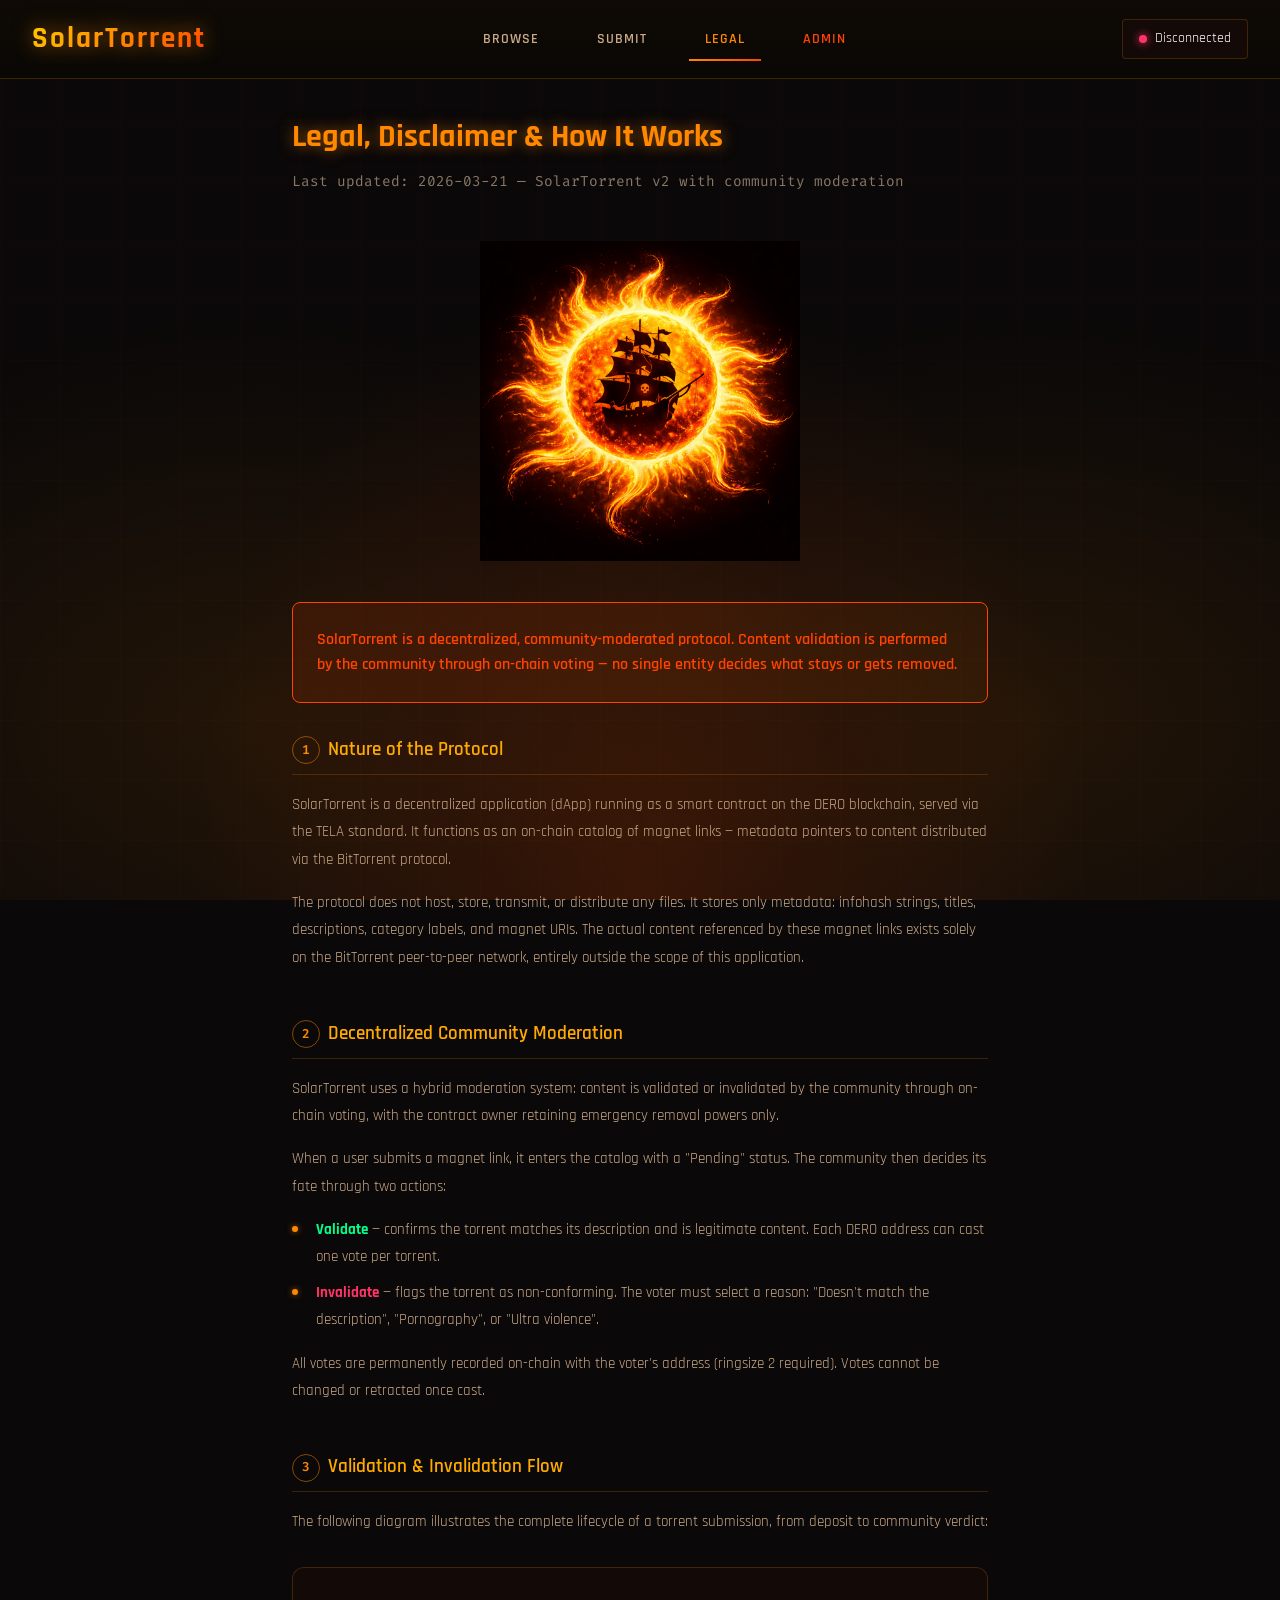
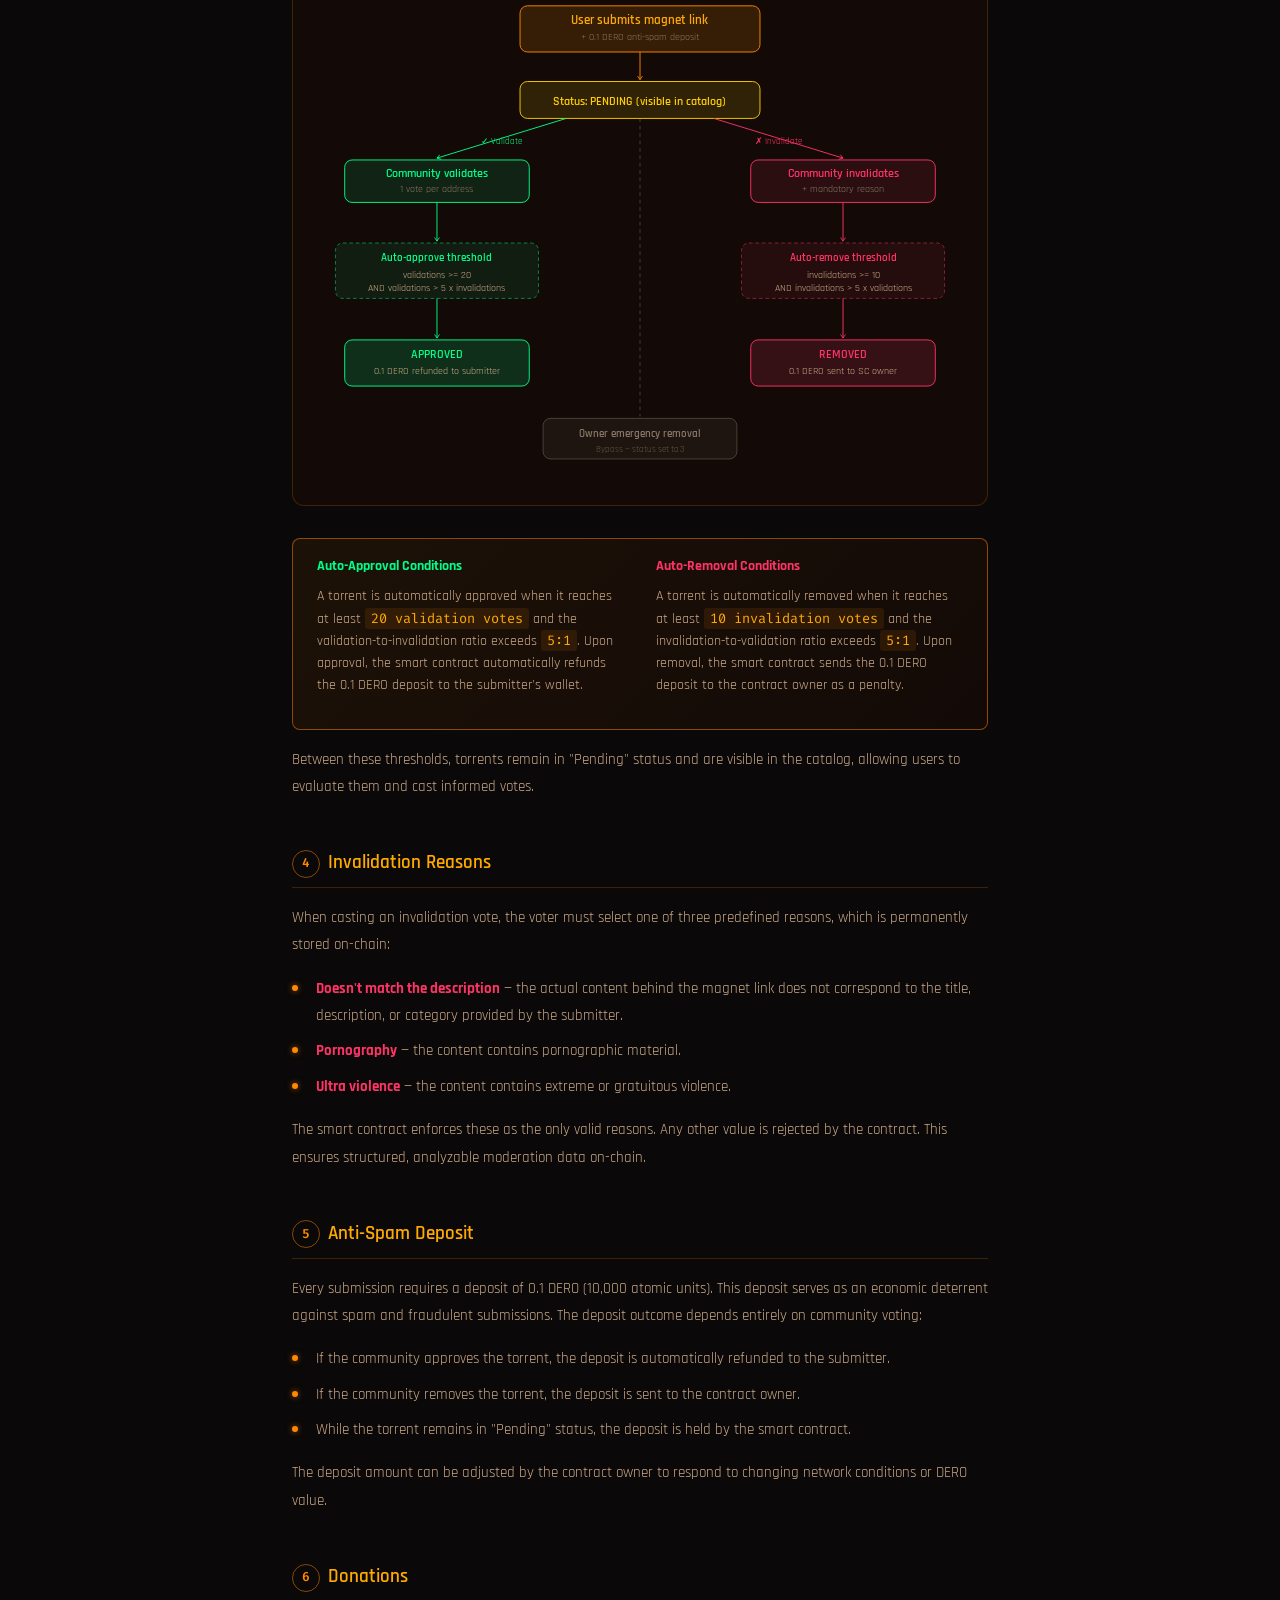
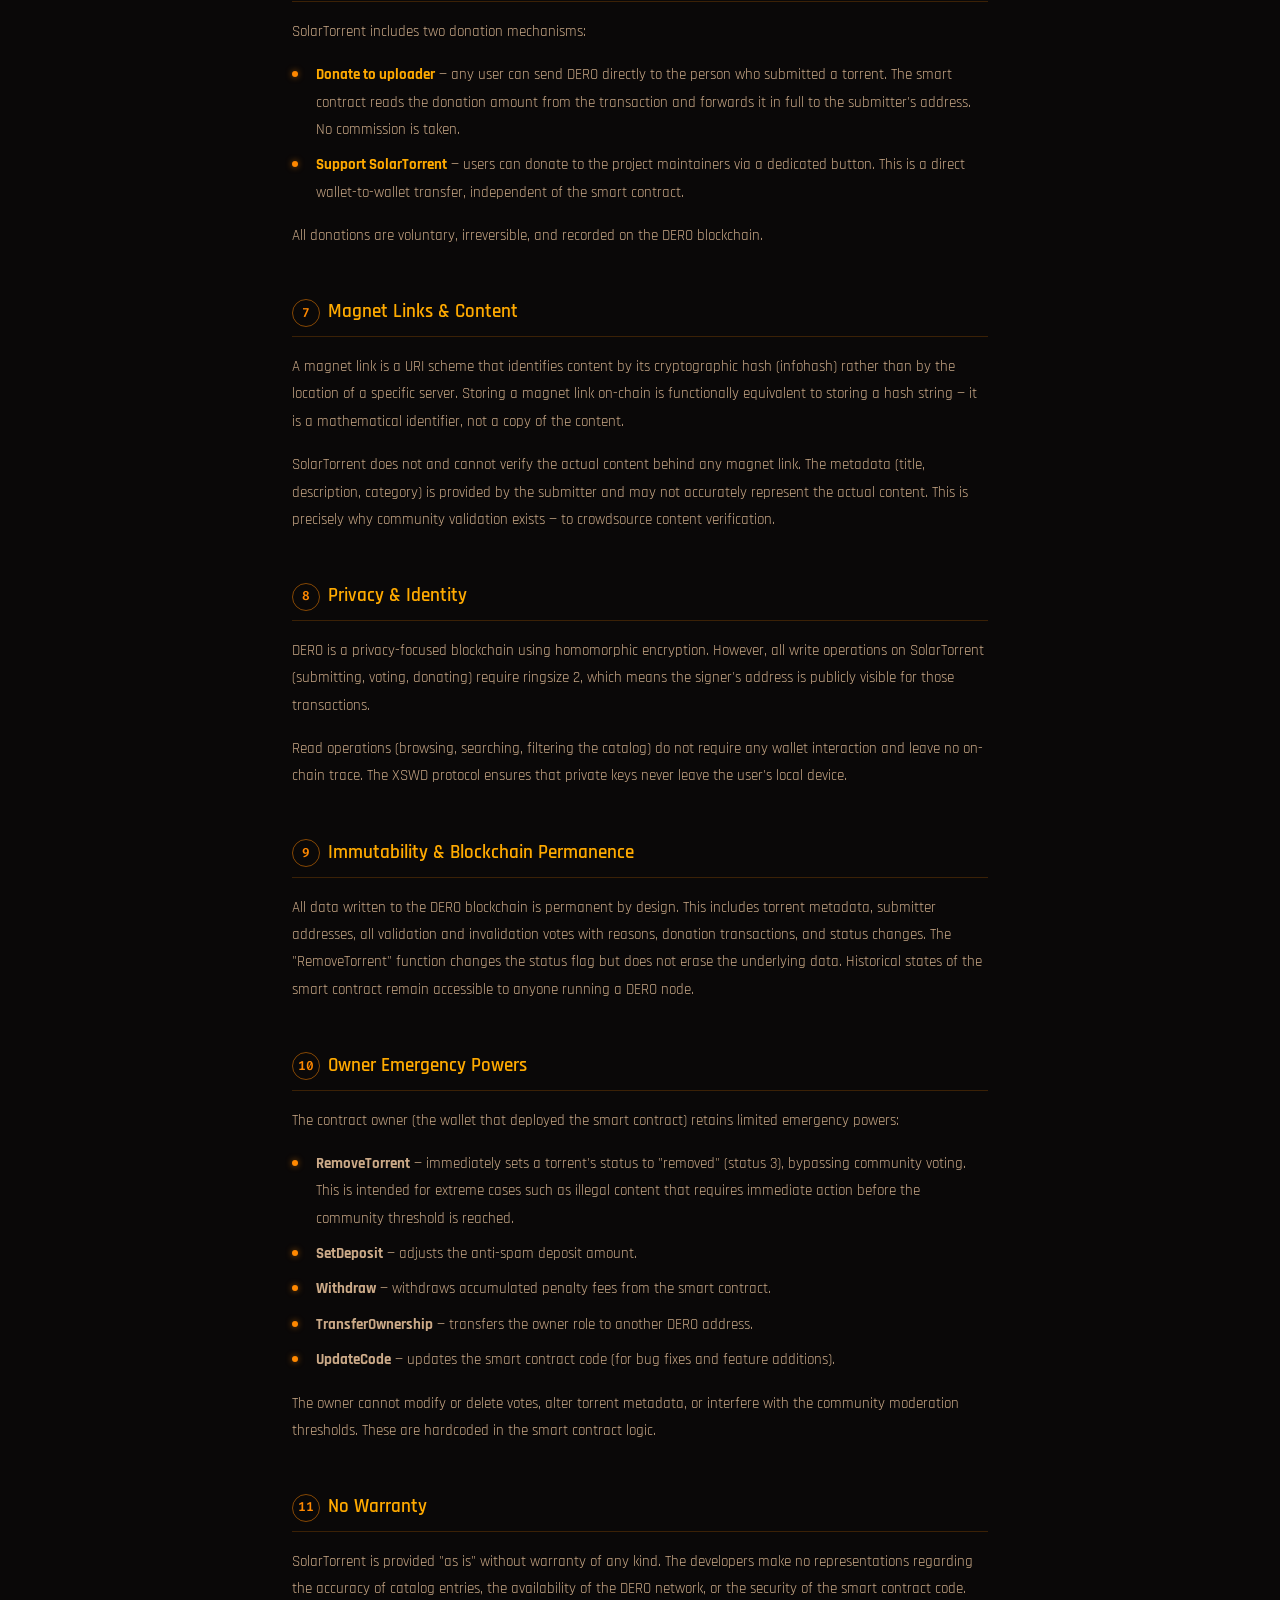
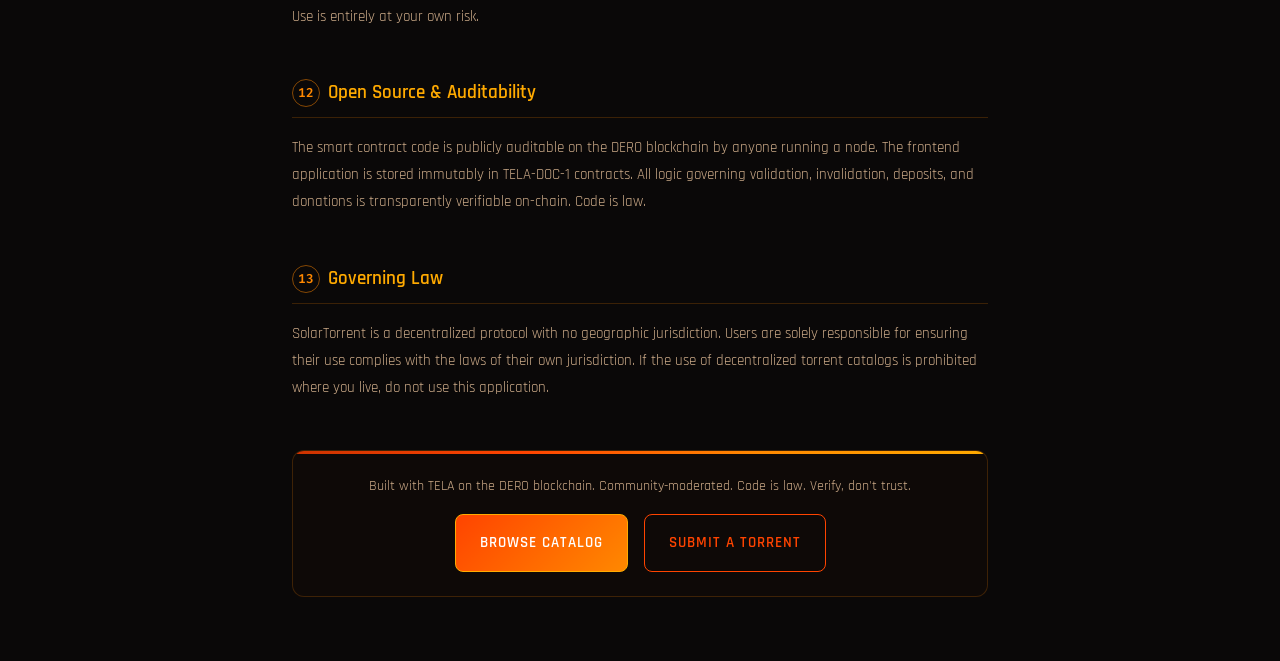
<file: legal.html>
<!DOCTYPE html>
<html lang="en">
<head>
    <meta charset="UTF-8">
    <meta name="viewport" content="width=device-width, initial-scale=1.0">
    <title>SolarTorrent | Legal &amp; How It Works</title>
    <link rel="stylesheet" href="css/style.css">
    <style>
        .scheme-container {
            margin: var(--space-xl) 0;
            padding: var(--space-lg);
            background: var(--bg-input);
            border: 1px solid var(--border-dim);
            border-radius: var(--radius-lg);
            overflow-x: auto;
        }
        .scheme-container svg text { font-family: 'Rajdhani', sans-serif; }
        .threshold-box {
            background: linear-gradient(135deg, rgba(255, 136, 0, 0.08), rgba(255, 68, 0, 0.04));
            border: 1px solid var(--border-active);
            border-radius: var(--radius-md);
            padding: var(--space-md) var(--space-lg);
            margin: var(--space-md) 0;
            display: flex;
            gap: var(--space-xl);
            flex-wrap: wrap;
        }
        .threshold-item { flex: 1; min-width: 200px; }
        .threshold-item h4 { font-size: 0.9rem; margin-bottom: var(--space-sm); }
        .threshold-item h4.approve { color: var(--success); }
        .threshold-item h4.remove { color: var(--error); }
        .threshold-item p { color: var(--text-secondary); font-size: 0.85rem; line-height: 1.6; }
        .threshold-item code {
            font-family: var(--font-mono);
            background: rgba(255, 136, 0, 0.1);
            padding: 2px 6px;
            border-radius: 3px;
            color: var(--solar-gold);
            font-size: 0.85rem;
        }
    </style>
</head>
<body>
    <!-- Atmospheric layers -->
    <div class="fire-bg"></div>
    <div class="ember-grid"></div>
    <div class="embers">
        <div class="ember-particle"></div>
        <div class="ember-particle"></div>
        <div class="ember-particle"></div>
        <div class="ember-particle"></div>
        <div class="ember-particle"></div>
        <div class="ember-particle"></div>
        <div class="ember-particle"></div>
        <div class="ember-particle"></div>
    </div>

    <!-- Navigation -->
    <nav class="solar-nav">
        <div class="nav-brand">
            <span class="brand-text">SolarTorrent</span>
        </div>
        <div class="nav-links">
            <a href="browse.html">Browse</a>
            <a href="submit.html">Submit</a>
            <a href="legal.html" class="active">Legal</a>
        </div>
        <div class="wallet-indicator">
            <span class="status-dot" id="nav-status-dot"></span>
            <span id="nav-status-text">Disconnected</span>
        </div>
    </nav>

    <!-- Main Content -->
    <main class="legal-content">

        <h1>Legal, Disclaimer &amp; How It Works</h1>
        <p class="subtitle">Last updated: 2026-03-21 &mdash; SolarTorrent v2 with community moderation</p>

        <div style="text-align:center;margin-bottom:var(--space-xl)">
            <img src="img/logo.png" alt="SolarTorrent" style="width:320px;height:320px;object-fit:contain">
        </div>

        <div class="legal-warning">
            <p>SolarTorrent is a decentralized, community-moderated protocol. Content validation is performed by the community through on-chain voting &mdash; no single entity decides what stays or gets removed.</p>
        </div>

        <!-- Section 1 -->
        <section class="legal-section">
            <h2><span class="section-num">1</span> Nature of the Protocol</h2>
            <p>SolarTorrent is a decentralized application (dApp) running as a smart contract on the DERO blockchain, served via the TELA standard. It functions as an on-chain catalog of magnet links &mdash; metadata pointers to content distributed via the BitTorrent protocol.</p>
            <p>The protocol does not host, store, transmit, or distribute any files. It stores only metadata: infohash strings, titles, descriptions, category labels, and magnet URIs. The actual content referenced by these magnet links exists solely on the BitTorrent peer-to-peer network, entirely outside the scope of this application.</p>
        </section>

        <!-- Section 2 -->
        <section class="legal-section">
            <h2><span class="section-num">2</span> Decentralized Community Moderation</h2>
            <p>SolarTorrent uses a hybrid moderation system: content is validated or invalidated by the community through on-chain voting, with the contract owner retaining emergency removal powers only.</p>
            <p>When a user submits a magnet link, it enters the catalog with a "Pending" status. The community then decides its fate through two actions:</p>
            <ul>
                <li><strong style="color:var(--success)">Validate</strong> &mdash; confirms the torrent matches its description and is legitimate content. Each DERO address can cast one vote per torrent.</li>
                <li><strong style="color:var(--error)">Invalidate</strong> &mdash; flags the torrent as non-conforming. The voter must select a reason: "Doesn't match the description", "Pornography", or "Ultra violence".</li>
            </ul>
            <p>All votes are permanently recorded on-chain with the voter's address (ringsize 2 required). Votes cannot be changed or retracted once cast.</p>
        </section>

        <!-- Section 3: The Scheme -->
        <section class="legal-section">
            <h2><span class="section-num">3</span> Validation &amp; Invalidation Flow</h2>
            <p>The following diagram illustrates the complete lifecycle of a torrent submission, from deposit to community verdict:</p>

            <div class="scheme-container">
                <svg width="100%" viewBox="0 0 700 520" xmlns="http://www.w3.org/2000/svg">
                    <!-- Defs -->
                    <defs>
                        <marker id="arr" viewBox="0 0 10 10" refX="8" refY="5" markerWidth="6" markerHeight="6" orient="auto-start-reverse">
                            <path d="M2 1L8 5L2 9" fill="none" stroke="context-stroke" stroke-width="1.5" stroke-linecap="round" stroke-linejoin="round"/>
                        </marker>
                    </defs>

                    <!-- Step 1: Submit -->
                    <rect x="220" y="15" width="260" height="50" rx="8" fill="rgba(255,136,0,0.15)" stroke="#ff8800" stroke-width="1"/>
                    <text x="350" y="35" text-anchor="middle" fill="#ffaa00" font-size="14" font-weight="600">User submits magnet link</text>
                    <text x="350" y="52" text-anchor="middle" fill="#887766" font-size="11">+ 0.1 DERO anti-spam deposit</text>

                    <line x1="350" y1="65" x2="350" y2="95" stroke="#ff8800" stroke-width="1" marker-end="url(#arr)"/>

                    <!-- Step 2: Pending -->
                    <rect x="220" y="97" width="260" height="40" rx="8" fill="rgba(255,204,0,0.12)" stroke="#ffcc00" stroke-width="1"/>
                    <text x="350" y="122" text-anchor="middle" fill="#ffcc00" font-size="13" font-weight="600">Status: PENDING (visible in catalog)</text>

                    <!-- Branch arrows -->
                    <line x1="270" y1="137" x2="130" y2="180" stroke="#00ff88" stroke-width="1" marker-end="url(#arr)"/>
                    <line x1="430" y1="137" x2="570" y2="180" stroke="#ff3366" stroke-width="1" marker-end="url(#arr)"/>

                    <!-- Validate branch -->
                    <rect x="30" y="182" width="200" height="46" rx="8" fill="rgba(0,255,136,0.1)" stroke="#00ff88" stroke-width="1"/>
                    <text x="130" y="200" text-anchor="middle" fill="#00ff88" font-size="13" font-weight="600">Community validates</text>
                    <text x="130" y="217" text-anchor="middle" fill="#887766" font-size="11">1 vote per address</text>

                    <!-- Invalidate branch -->
                    <rect x="470" y="182" width="200" height="46" rx="8" fill="rgba(255,51,102,0.1)" stroke="#ff3366" stroke-width="1"/>
                    <text x="570" y="200" text-anchor="middle" fill="#ff3366" font-size="13" font-weight="600">Community invalidates</text>
                    <text x="570" y="217" text-anchor="middle" fill="#887766" font-size="11">+ mandatory reason</text>

                    <!-- Threshold arrows -->
                    <line x1="130" y1="228" x2="130" y2="270" stroke="#00ff88" stroke-width="1" marker-end="url(#arr)"/>
                    <line x1="570" y1="228" x2="570" y2="270" stroke="#ff3366" stroke-width="1" marker-end="url(#arr)"/>

                    <!-- Approve threshold -->
                    <rect x="20" y="272" width="220" height="60" rx="8" fill="rgba(0,255,136,0.08)" stroke="#00ff88" stroke-width="0.5" stroke-dasharray="4 3"/>
                    <text x="130" y="292" text-anchor="middle" fill="#00ff88" font-size="12" font-weight="600">Auto-approve threshold</text>
                    <text x="130" y="310" text-anchor="middle" fill="#ccaa88" font-size="11">validations &gt;= 20</text>
                    <text x="130" y="324" text-anchor="middle" fill="#ccaa88" font-size="11">AND validations &gt; 5 x invalidations</text>

                    <!-- Remove threshold -->
                    <rect x="460" y="272" width="220" height="60" rx="8" fill="rgba(255,51,102,0.08)" stroke="#ff3366" stroke-width="0.5" stroke-dasharray="4 3"/>
                    <text x="570" y="292" text-anchor="middle" fill="#ff3366" font-size="12" font-weight="600">Auto-remove threshold</text>
                    <text x="570" y="310" text-anchor="middle" fill="#ccaa88" font-size="11">invalidations &gt;= 10</text>
                    <text x="570" y="324" text-anchor="middle" fill="#ccaa88" font-size="11">AND invalidations &gt; 5 x validations</text>

                    <!-- Result arrows -->
                    <line x1="130" y1="332" x2="130" y2="375" stroke="#00ff88" stroke-width="1" marker-end="url(#arr)"/>
                    <line x1="570" y1="332" x2="570" y2="375" stroke="#ff3366" stroke-width="1" marker-end="url(#arr)"/>

                    <!-- Approved result -->
                    <rect x="30" y="377" width="200" height="50" rx="8" fill="rgba(0,255,136,0.15)" stroke="#00ff88" stroke-width="1"/>
                    <text x="130" y="397" text-anchor="middle" fill="#00ff88" font-size="13" font-weight="600">APPROVED</text>
                    <text x="130" y="414" text-anchor="middle" fill="#ccaa88" font-size="11">0.1 DERO refunded to submitter</text>

                    <!-- Removed result -->
                    <rect x="470" y="377" width="200" height="50" rx="8" fill="rgba(255,51,102,0.15)" stroke="#ff3366" stroke-width="1"/>
                    <text x="570" y="397" text-anchor="middle" fill="#ff3366" font-size="13" font-weight="600">REMOVED</text>
                    <text x="570" y="414" text-anchor="middle" fill="#ccaa88" font-size="11">0.1 DERO sent to SC owner</text>

                    <!-- Owner emergency (center bottom) -->
                    <line x1="350" y1="137" x2="350" y2="460" stroke="#887766" stroke-width="0.5" stroke-dasharray="4 4"/>
                    <rect x="245" y="462" width="210" height="44" rx="8" fill="rgba(136,119,102,0.1)" stroke="#887766" stroke-width="0.5"/>
                    <text x="350" y="482" text-anchor="middle" fill="#887766" font-size="12" font-weight="600">Owner emergency removal</text>
                    <text x="350" y="498" text-anchor="middle" fill="#665544" font-size="10">Bypass — status set to 3</text>

                    <!-- Labels -->
                    <text x="200" y="165" text-anchor="middle" fill="#00ff88" font-size="10">&#x2713; Validate</text>
                    <text x="500" y="165" text-anchor="middle" fill="#ff3366" font-size="10">&#x2717; Invalidate</text>
                </svg>
            </div>

            <div class="threshold-box">
                <div class="threshold-item">
                    <h4 class="approve">Auto-Approval Conditions</h4>
                    <p>A torrent is automatically approved when it reaches at least <code>20 validation votes</code> and the validation-to-invalidation ratio exceeds <code>5:1</code>. Upon approval, the smart contract automatically refunds the 0.1 DERO deposit to the submitter's wallet.</p>
                </div>
                <div class="threshold-item">
                    <h4 class="remove">Auto-Removal Conditions</h4>
                    <p>A torrent is automatically removed when it reaches at least <code>10 invalidation votes</code> and the invalidation-to-validation ratio exceeds <code>5:1</code>. Upon removal, the smart contract sends the 0.1 DERO deposit to the contract owner as a penalty.</p>
                </div>
            </div>

            <p>Between these thresholds, torrents remain in "Pending" status and are visible in the catalog, allowing users to evaluate them and cast informed votes.</p>
        </section>

        <!-- Section 4 -->
        <section class="legal-section">
            <h2><span class="section-num">4</span> Invalidation Reasons</h2>
            <p>When casting an invalidation vote, the voter must select one of three predefined reasons, which is permanently stored on-chain:</p>
            <ul>
                <li><strong style="color:var(--error)">Doesn't match the description</strong> &mdash; the actual content behind the magnet link does not correspond to the title, description, or category provided by the submitter.</li>
                <li><strong style="color:var(--error)">Pornography</strong> &mdash; the content contains pornographic material.</li>
                <li><strong style="color:var(--error)">Ultra violence</strong> &mdash; the content contains extreme or gratuitous violence.</li>
            </ul>
            <p>The smart contract enforces these as the only valid reasons. Any other value is rejected by the contract. This ensures structured, analyzable moderation data on-chain.</p>
        </section>

        <!-- Section 5 -->
        <section class="legal-section">
            <h2><span class="section-num">5</span> Anti-Spam Deposit</h2>
            <p>Every submission requires a deposit of 0.1 DERO (10,000 atomic units). This deposit serves as an economic deterrent against spam and fraudulent submissions. The deposit outcome depends entirely on community voting:</p>
            <ul>
                <li>If the community approves the torrent, the deposit is automatically refunded to the submitter.</li>
                <li>If the community removes the torrent, the deposit is sent to the contract owner.</li>
                <li>While the torrent remains in "Pending" status, the deposit is held by the smart contract.</li>
            </ul>
            <p>The deposit amount can be adjusted by the contract owner to respond to changing network conditions or DERO value.</p>
        </section>

        <!-- Section 6 -->
        <section class="legal-section">
            <h2><span class="section-num">6</span> Donations</h2>
            <p>SolarTorrent includes two donation mechanisms:</p>
            <ul>
                <li><strong style="color:var(--solar-gold)">Donate to uploader</strong> &mdash; any user can send DERO directly to the person who submitted a torrent. The smart contract reads the donation amount from the transaction and forwards it in full to the submitter's address. No commission is taken.</li>
                <li><strong style="color:var(--solar-gold)">Support SolarTorrent</strong> &mdash; users can donate to the project maintainers via a dedicated button. This is a direct wallet-to-wallet transfer, independent of the smart contract.</li>
            </ul>
            <p>All donations are voluntary, irreversible, and recorded on the DERO blockchain.</p>
        </section>

        <!-- Section 7 -->
        <section class="legal-section">
            <h2><span class="section-num">7</span> Magnet Links &amp; Content</h2>
            <p>A magnet link is a URI scheme that identifies content by its cryptographic hash (infohash) rather than by the location of a specific server. Storing a magnet link on-chain is functionally equivalent to storing a hash string &mdash; it is a mathematical identifier, not a copy of the content.</p>
            <p>SolarTorrent does not and cannot verify the actual content behind any magnet link. The metadata (title, description, category) is provided by the submitter and may not accurately represent the actual content. This is precisely why community validation exists &mdash; to crowdsource content verification.</p>
        </section>

        <!-- Section 8 -->
        <section class="legal-section">
            <h2><span class="section-num">8</span> Privacy &amp; Identity</h2>
            <p>DERO is a privacy-focused blockchain using homomorphic encryption. However, all write operations on SolarTorrent (submitting, voting, donating) require ringsize 2, which means the signer's address is publicly visible for those transactions.</p>
            <p>Read operations (browsing, searching, filtering the catalog) do not require any wallet interaction and leave no on-chain trace. The XSWD protocol ensures that private keys never leave the user's local device.</p>
        </section>

        <!-- Section 9 -->
        <section class="legal-section">
            <h2><span class="section-num">9</span> Immutability &amp; Blockchain Permanence</h2>
            <p>All data written to the DERO blockchain is permanent by design. This includes torrent metadata, submitter addresses, all validation and invalidation votes with reasons, donation transactions, and status changes. The "RemoveTorrent" function changes the status flag but does not erase the underlying data. Historical states of the smart contract remain accessible to anyone running a DERO node.</p>
        </section>

        <!-- Section 10 -->
        <section class="legal-section">
            <h2><span class="section-num">10</span> Owner Emergency Powers</h2>
            <p>The contract owner (the wallet that deployed the smart contract) retains limited emergency powers:</p>
            <ul>
                <li><strong>RemoveTorrent</strong> &mdash; immediately sets a torrent's status to "removed" (status 3), bypassing community voting. This is intended for extreme cases such as illegal content that requires immediate action before the community threshold is reached.</li>
                <li><strong>SetDeposit</strong> &mdash; adjusts the anti-spam deposit amount.</li>
                <li><strong>Withdraw</strong> &mdash; withdraws accumulated penalty fees from the smart contract.</li>
                <li><strong>TransferOwnership</strong> &mdash; transfers the owner role to another DERO address.</li>
                <li><strong>UpdateCode</strong> &mdash; updates the smart contract code (for bug fixes and feature additions).</li>
            </ul>
            <p>The owner cannot modify or delete votes, alter torrent metadata, or interfere with the community moderation thresholds. These are hardcoded in the smart contract logic.</p>
        </section>

        <!-- Section 11 -->
        <section class="legal-section">
            <h2><span class="section-num">11</span> No Warranty</h2>
            <p>SolarTorrent is provided "as is" without warranty of any kind. The developers make no representations regarding the accuracy of catalog entries, the availability of the DERO network, or the security of the smart contract code. Use is entirely at your own risk.</p>
        </section>

        <!-- Section 12 -->
        <section class="legal-section">
            <h2><span class="section-num">12</span> Open Source &amp; Auditability</h2>
            <p>The smart contract code is publicly auditable on the DERO blockchain by anyone running a node. The frontend application is stored immutably in TELA-DOC-1 contracts. All logic governing validation, invalidation, deposits, and donations is transparently verifiable on-chain. Code is law.</p>
        </section>

        <!-- Section 13 -->
        <section class="legal-section">
            <h2><span class="section-num">13</span> Governing Law</h2>
            <p>SolarTorrent is a decentralized protocol with no geographic jurisdiction. Users are solely responsible for ensuring their use complies with the laws of their own jurisdiction. If the use of decentralized torrent catalogs is prohibited where you live, do not use this application.</p>
        </section>

        <div class="solar-card" style="text-align:center; margin-top: var(--space-2xl)">
            <div class="card-content">
                <p class="info-text" style="margin-bottom: var(--space-md)">
                    Built with TELA on the DERO blockchain. Community-moderated. Code is law. Verify, don't trust.
                </p>
                <div style="display:flex;gap:var(--space-md);justify-content:center;flex-wrap:wrap">
                    <a href="browse.html" class="solar-btn primary">
                        <span class="btn-text">Browse Catalog</span>
                    </a>
                    <a href="submit.html" class="solar-btn secondary">
                        <span class="btn-text">Submit a Torrent</span>
                    </a>
                </div>
            </div>
        </div>

    </main>

    <script>
    // Silent XSWD owner check — injects Admin nav link if wallet is SC owner
    (async function() {
        const SCID = 'YOUR_DEPLOYED_SCID_HERE';
        const RPC = 'http://127.0.0.1:20000/json_rpc';
        const ENDPOINTS = [
            'ws://127.0.0.1:44326/xswd',
            'ws://127.0.0.1:10103/xswd',
            'ws://127.0.0.1:40403/xswd'
        ];

        function injectAdminLink() {
            const navLinks = document.querySelector('.nav-links');
            if (navLinks && !navLinks.querySelector('a[href="admin.html"]')) {
                const link = document.createElement('a');
                link.href = 'admin.html';
                link.style.color = 'var(--fire-red)';
                link.textContent = 'Admin';
                navLinks.appendChild(link);
            }
        }

        for (const endpoint of ENDPOINTS) {
            try {
                const ws = new WebSocket(endpoint);
                await new Promise((resolve, reject) => {
                    ws.onopen = resolve;
                    ws.onerror = reject;
                    setTimeout(reject, 3000);
                });

                /* Real implementation:
                // 1. Handshake
                // 2. GetAddress → myAddr
                // 3. DERO.GetSC keysstring:['owner'] → scOwner
                // 4. if (myAddr === scOwner) injectAdminLink();
                */

                // Demo: inject for testing
                document.getElementById('nav-status-dot').classList.add('connected');
                document.getElementById('nav-status-text').textContent = 'Connected';
                injectAdminLink();
                ws.close();
                return;
            } catch (e) {
                // Try next
            }
        }

        // Demo fallback: show admin for testing
        injectAdminLink();
    })();
    </script>
</body>
</html>
</file>
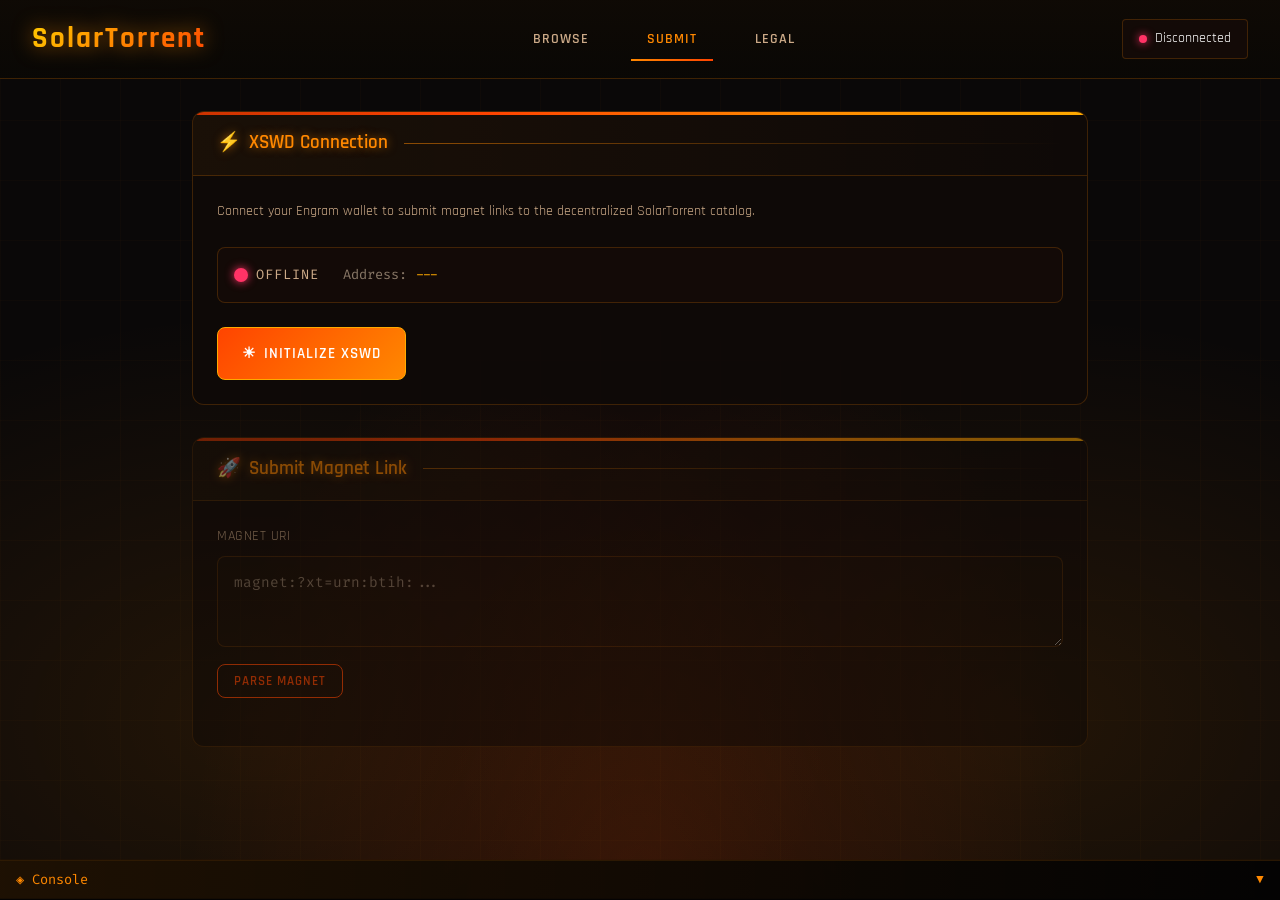
<file: submit.html>
<!DOCTYPE html>
<html lang="en">
<head>
    <meta charset="UTF-8">
    <meta name="viewport" content="width=device-width, initial-scale=1.0">
    <title>SolarTorrent | Submit Torrent</title>
    <link rel="stylesheet" href="css/style.css">
</head>
<body>
    <!-- Atmospheric layers -->
    <div class="fire-bg"></div>
    <div class="ember-grid"></div>
    <div class="embers">
        <div class="ember-particle"></div>
        <div class="ember-particle"></div>
        <div class="ember-particle"></div>
        <div class="ember-particle"></div>
        <div class="ember-particle"></div>
        <div class="ember-particle"></div>
        <div class="ember-particle"></div>
        <div class="ember-particle"></div>
    </div>

    <!-- Navigation -->
    <nav class="solar-nav">
        <div class="nav-brand">
            <span class="brand-text">SolarTorrent</span>
        </div>
        <div class="nav-links">
            <a href="browse.html">Browse</a>
            <a href="submit.html" class="active">Submit</a>
            <a href="legal.html">Legal</a>
        </div>
        <div class="wallet-indicator">
            <span class="status-dot" id="nav-status-dot"></span>
            <span id="nav-status-text">Disconnected</span>
        </div>
    </nav>

    <!-- Main Content -->
    <main class="container">

        <!-- XSWD Connection Panel -->
        <section class="solar-card">
            <div class="card-header">
                <h2><span class="icon">&#x26A1;</span> XSWD Connection</h2>
                <div class="header-line"></div>
            </div>
            <div class="card-content">
                <p class="info-text">Connect your Engram wallet to submit magnet links to the decentralized SolarTorrent catalog.</p>
                <div class="connection-status">
                    <div class="status-indicator" id="xswd-status">
                        <div class="pulse-ring"></div>
                        <span class="status-label">OFFLINE</span>
                    </div>
                    <div class="connection-info">
                        <span class="label">Address:</span>
                        <span class="value" id="wallet-address">---</span>
                    </div>
                </div>
                <button id="btn-connect" class="solar-btn primary">
                    <span class="btn-icon">&#x2600;</span>
                    <span class="btn-text">Initialize XSWD</span>
                </button>
            </div>
        </section>

        <!-- Submit Form -->
        <section id="submit-panel" class="solar-card" style="opacity:0.5;pointer-events:none">
            <div class="card-header">
                <h2><span class="icon">&#x1F680;</span> Submit Magnet Link</h2>
                <div class="header-line"></div>
            </div>
            <div class="card-content">

                <!-- Magnet Input -->
                <div class="form-group">
                    <label for="magnet-input">Magnet URI</label>
                    <textarea id="magnet-input" class="solar-input"
                        placeholder="magnet:?xt=urn:btih:..." rows="3"></textarea>
                    <button id="btn-parse-magnet" class="solar-btn secondary small" style="margin-top:8px">
                        Parse Magnet
                    </button>
                </div>

                <!-- Extracted Info -->
                <div id="extracted-info" class="extracted-info hidden">
                    <h3>Extracted Information</h3>
                    <div class="info-grid">
                        <div class="info-item">
                            <span class="label">InfoHash (btih):</span>
                            <span class="value mono" id="extracted-hash">---</span>
                        </div>
                        <div class="info-item">
                            <span class="label">Display Name:</span>
                            <span class="value" id="extracted-name">---</span>
                        </div>
                        <div class="info-item">
                            <span class="label">Trackers:</span>
                            <span class="value" id="extracted-trackers">---</span>
                        </div>
                    </div>
                </div>

                <!-- Metadata Form -->
                <div id="metadata-form" class="metadata-form hidden">
                    <h3>Document Metadata</h3>

                    <div class="form-group">
                        <label for="doc-title">Title *</label>
                        <input type="text" id="doc-title" class="solar-input"
                            placeholder="e.g., Linux Mint 21.3 Cinnamon ISO" maxlength="100">
                        <span class="char-count"><span id="title-count">0</span>/100</span>
                    </div>

                    <div class="form-group">
                        <label for="doc-description">Description *</label>
                        <textarea id="doc-description" class="solar-input"
                            placeholder="Brief description of the content..."
                            rows="4" maxlength="500"></textarea>
                        <span class="char-count"><span id="desc-count">0</span>/500</span>
                    </div>

                    <div class="form-group">
                        <label for="doc-category">Category *</label>
                        <select id="doc-category" class="solar-select">
                            <option value="">Select category...</option>
                            <option value="movies">Movies</option>
                            <option value="tvshows">TV Shows</option>
                            <option value="animes">Animes</option>
                            <option value="music">Music</option>
                            <option value="games">Games</option>
                            <option value="ebooks">Ebooks</option>
                            <option value="softwares">Softwares</option>
                            <option value="other">Other</option>
                        </select>
                    </div>

                    <div class="form-group">
                        <label for="doc-size">File Size (MB)</label>
                        <input type="number" id="doc-size" class="solar-input"
                            placeholder="Optional: total size in MB" step="0.1" min="0">
                    </div>

                    <!-- Legal Acknowledgment -->
                    <div class="legal-check">
                        <label class="solar-checkbox">
                            <input type="checkbox" id="legal-confirm">
                            <span class="checkmark"></span>
                            <span class="check-text">
                                I confirm this content is legally distributable under the specified license
                                and does not infringe any copyrights. I have read and agree to the
                                <a href="legal.html" target="_blank">Legal &amp; Disclaimer</a> page.
                            </span>
                        </label>
                    </div>

                    <!-- Fee Notice -->
                    <div class="fee-notice">
                        <span class="icon">&#x1F48E;</span>
                        <div class="fee-text">
                            <strong>Anti-spam deposit:</strong> 0.1 DERO
                            <span class="small">(Refunded upon approval by moderator)</span>
                        </div>
                    </div>

                    <!-- Submit Button -->
                    <button id="btn-submit" class="solar-btn primary large" disabled>
                        <span class="btn-icon">&#x1F525;</span>
                        <span class="btn-text">Submit to SolarTorrent</span>
                    </button>
                </div>
            </div>
        </section>

        <!-- Transaction Status -->
        <section id="tx-status" class="solar-card hidden">
            <div class="card-header">
                <h2><span class="icon">&#x25CE;</span> Transaction Status</h2>
                <div class="header-line"></div>
            </div>
            <div class="card-content">
                <div class="tx-progress">
                    <div class="progress-step" data-step="1">
                        <div class="step-icon">1</div>
                        <span class="step-label">Preparing</span>
                    </div>
                    <div class="progress-line"></div>
                    <div class="progress-step" data-step="2">
                        <div class="step-icon">2</div>
                        <span class="step-label">Signing</span>
                    </div>
                    <div class="progress-line"></div>
                    <div class="progress-step" data-step="3">
                        <div class="step-icon">3</div>
                        <span class="step-label">Broadcasting</span>
                    </div>
                    <div class="progress-line"></div>
                    <div class="progress-step" data-step="4">
                        <div class="step-icon">4</div>
                        <span class="step-label">Confirmed</span>
                    </div>
                </div>
                <div class="tx-details">
                    <div class="tx-message" id="tx-message">Initializing...</div>
                    <div class="tx-hash-display hidden" id="tx-hash-display">
                        <span class="label">TXID:</span>
                        <span class="value mono" id="tx-hash"></span>
                        <button class="btn-copy" id="btn-copy-tx">Copy</button>
                    </div>
                </div>
            </div>
        </section>

    </main>

    <!-- Console Panel -->
    <div id="console-panel" class="console-panel collapsed">
        <div class="console-header" id="console-toggle">
            <span>&#x25C8; Console</span>
            <span class="toggle-icon">&#x25B2;</span>
        </div>
        <div class="console-content">
            <div id="console-output"></div>
        </div>
    </div>

    <script>
    /* =========================================================
       SolarTorrent — Submit Page Logic
       Magnet-only submission via XSWD → SC scinvoke
       ========================================================= */

    const CONFIG = {
        SCID: 'YOUR_DEPLOYED_SCID_HERE',
        DEPOSIT: 10000,  // 0.1 DERO in atomic units (5 decimals)
        XSWD_ENDPOINTS: [
            'ws://127.0.0.1:44326/xswd',
            'ws://127.0.0.1:10103/xswd',
            'ws://127.0.0.1:40403/xswd'
        ]
    };

    let xswdSocket = null;
    let walletAddress = '';
    let parsedMagnet = null;

    // --- Console ---
    function clog(msg, type = 'info') {
        const el = document.getElementById('console-output');
        const line = document.createElement('div');
        line.className = 'console-line ' + type;
        line.textContent = `[${new Date().toLocaleTimeString()}] ${msg}`;
        el.appendChild(line);
        el.scrollTop = el.scrollHeight;
    }

    // --- Parse magnet URI ---
    function parseMagnetURI(uri) {
        uri = uri.trim();
        if (!uri.startsWith('magnet:?')) return null;

        const params = new URLSearchParams(uri.substring(8));
        const xt = params.get('xt') || '';
        const dn = params.get('dn') || '';
        const tr = params.getAll('tr');

        // Extract btih hash
        let hash = '';
        if (xt.startsWith('urn:btih:')) {
            hash = xt.substring(9).toLowerCase();
        }

        if (!hash) return null;

        return { hash, name: decodeURIComponent(dn), trackers: tr, fullUri: uri };
    }

    // --- Form validation ---
    function validateForm() {
        const title = document.getElementById('doc-title').value.trim();
        const desc = document.getElementById('doc-description').value.trim();
        const cat = document.getElementById('doc-category').value;
        const legal = document.getElementById('legal-confirm').checked;

        const valid = parsedMagnet && title && desc && cat && legal;
        document.getElementById('btn-submit').disabled = !valid;
        return valid;
    }

    // --- XSWD Connection (placeholder — real implementation in xswd-client.js) ---
    async function connectXSWD() {
        const btn = document.getElementById('btn-connect');
        const statusDot = document.getElementById('nav-status-dot');
        const statusText = document.getElementById('nav-status-text');
        const xswdStatus = document.getElementById('xswd-status');

        btn.disabled = true;
        btn.querySelector('.btn-text').textContent = 'Connecting...';
        statusDot.classList.add('connecting');
        clog('Attempting XSWD connection...');

        // Try each endpoint
        for (const endpoint of CONFIG.XSWD_ENDPOINTS) {
            try {
                clog(`Trying ${endpoint}...`);
                const ws = new WebSocket(endpoint);

                await new Promise((resolve, reject) => {
                    ws.onopen = resolve;
                    ws.onerror = reject;
                    setTimeout(reject, 5000);
                });

                xswdSocket = ws;
                clog(`Connected to ${endpoint}`, 'success');

                // Send app handshake
                const appId = await generateAppId('SolarTorrent v1.0');
                ws.send(JSON.stringify({
                    id: appId,
                    name: 'SolarTorrent',
                    description: 'Decentralized torrent catalog — submit magnet links',
                    url: window.location.origin
                }));

                // Update UI
                xswdStatus.classList.add('online');
                xswdStatus.querySelector('.status-label').textContent = 'ONLINE';
                statusDot.classList.remove('connecting');
                statusDot.classList.add('connected');
                statusText.textContent = 'Connected';
                btn.querySelector('.btn-text').textContent = 'Connected';

                // Enable submit panel
                document.getElementById('submit-panel').style.opacity = '1';
                document.getElementById('submit-panel').style.pointerEvents = 'auto';

                // Get wallet address
                // In real implementation: xswd.call('GetAddress')
                document.getElementById('wallet-address').textContent = 'dero1q...pending';

                // Check if owner — inject Admin link if so
                checkAndInjectAdmin();

                return;
            } catch (e) {
                clog(`Failed: ${endpoint}`, 'warn');
            }
        }

        // All failed — enable UI anyway for demo
        clog('No XSWD endpoint available — running in demo mode', 'warn');
        statusDot.classList.remove('connecting');

        // Demo mode: enable the form anyway
        xswdStatus.classList.add('online');
        xswdStatus.querySelector('.status-label').textContent = 'DEMO';
        statusDot.classList.add('connected');
        statusText.textContent = 'Demo Mode';
        btn.querySelector('.btn-text').textContent = 'Demo Mode';
        document.getElementById('wallet-address').textContent = 'dero1qy8z...demo';
        document.getElementById('submit-panel').style.opacity = '1';
        document.getElementById('submit-panel').style.pointerEvents = 'auto';

        // Check if owner — inject Admin link if so
        checkAndInjectAdmin();
    }

    // --- Generate App ID (SHA-256 hash as 64 hex chars) ---
    async function generateAppId(name) {
        const encoder = new TextEncoder();
        const data = encoder.encode(name + Date.now());
        const hashBuffer = await crypto.subtle.digest('SHA-256', data);
        const hashArray = Array.from(new Uint8Array(hashBuffer));
        return hashArray.map(b => b.toString(16).padStart(2, '0')).join('');
    }

    // --- Submit transaction (placeholder for real XSWD scinvoke) ---
    async function submitTorrent() {
        if (!validateForm()) return;

        const title = document.getElementById('doc-title').value.trim();
        const desc = document.getElementById('doc-description').value.trim();
        const cat = document.getElementById('doc-category').value;
        const sizeMB = parseFloat(document.getElementById('doc-size').value) || 0;
        const sizeBytes = Math.round(sizeMB * 1024 * 1024);

        clog('Preparing submission transaction...');

        // Show TX status
        document.getElementById('tx-status').classList.remove('hidden');
        document.getElementById('tx-status').scrollIntoView({ behavior: 'smooth' });

        const steps = document.querySelectorAll('.progress-step');
        const lines = document.querySelectorAll('.progress-line');
        const txMsg = document.getElementById('tx-message');

        // Step 1: Preparing
        setStep(0, steps, lines);
        txMsg.textContent = 'Building SC_RPC arguments...';

        const scRpc = [
            { name: 'entrypoint', datatype: 'S', value: 'SubmitTorrent' },
            { name: 'hash', datatype: 'S', value: parsedMagnet.hash },
            { name: 'title', datatype: 'S', value: title },
            { name: 'desc', datatype: 'S', value: desc },
            { name: 'cat', datatype: 'S', value: cat },
            { name: 'magnet', datatype: 'S', value: parsedMagnet.fullUri },
            { name: 'size', datatype: 'U', value: sizeBytes }
        ];

        clog('SC_RPC: ' + JSON.stringify(scRpc, null, 0));

        await delay(800);

        // Step 2: Signing
        setStep(1, steps, lines);
        txMsg.textContent = 'Waiting for wallet signature in Engram...';

        /* Real XSWD implementation would be:
        const result = await xswd.call('scinvoke', {
            scid: CONFIG.SCID,
            ringsize: 2,
            sc_dero_deposit: CONFIG.DEPOSIT,
            sc_rpc: scRpc
        });
        */

        await delay(1500);

        // Step 3: Broadcasting
        setStep(2, steps, lines);
        txMsg.textContent = 'Broadcasting transaction to network...';

        await delay(1200);

        // Step 4: Confirmed (demo)
        setStep(3, steps, lines);
        txMsg.textContent = 'Transaction confirmed!';

        // Show fake TXID for demo
        const fakeTxid = await generateAppId('tx-' + parsedMagnet.hash);
        document.getElementById('tx-hash').textContent = fakeTxid;
        document.getElementById('tx-hash-display').classList.remove('hidden');
        clog('TXID: ' + fakeTxid, 'success');

        // Complete all steps
        steps.forEach(s => { s.classList.remove('active'); s.classList.add('complete'); });
        lines.forEach(l => l.classList.add('active'));
    }

    function setStep(idx, steps, lines) {
        steps.forEach((step, i) => {
            step.classList.remove('active', 'complete');
            if (i < idx) step.classList.add('complete');
            else if (i === idx) step.classList.add('active');
        });
        lines.forEach((line, i) => line.classList.toggle('active', i < idx));
    }

    function delay(ms) { return new Promise(r => setTimeout(r, ms)); }

    // --- Check owner status and inject Admin link ---
    async function checkAndInjectAdmin() {
        /* Real implementation:
        const ownerData = await fetch(CONFIG.NODE_RPC, {
            method: 'POST',
            headers: { 'Content-Type': 'application/json' },
            body: JSON.stringify({
                jsonrpc: '2.0', id: '1', method: 'DERO.GetSC',
                params: { scid: CONFIG.SCID, code: false, variables: false, keysstring: ['owner'] }
            })
        }).then(r => r.json());
        const scOwner = ownerData.result?.valuesstring?.[0];
        const myAddr = walletAddress;  // from GetAddress
        if (scOwner && myAddr && scOwner === myAddr) {
            injectAdminLink();
        }
        */

        // Demo: always inject for testing
        injectAdminLink();
    }

    function injectAdminLink() {
        const navLinks = document.querySelector('.nav-links');
        if (navLinks && !navLinks.querySelector('a[href="admin.html"]')) {
            const link = document.createElement('a');
            link.href = 'admin.html';
            link.style.color = 'var(--fire-red)';
            link.textContent = 'Admin';
            navLinks.appendChild(link);
        }
    }

    // --- Init ---
    document.addEventListener('DOMContentLoaded', () => {

        // Console toggle
        document.getElementById('console-toggle').addEventListener('click', () => {
            document.getElementById('console-panel').classList.toggle('collapsed');
        });

        // Connect button
        document.getElementById('btn-connect').addEventListener('click', connectXSWD);

        // Parse magnet
        document.getElementById('btn-parse-magnet').addEventListener('click', () => {
            const uri = document.getElementById('magnet-input').value;
            parsedMagnet = parseMagnetURI(uri);

            if (!parsedMagnet) {
                clog('Invalid magnet URI — must start with magnet:?xt=urn:btih:', 'error');
                document.getElementById('extracted-info').classList.add('hidden');
                document.getElementById('metadata-form').classList.add('hidden');
                return;
            }

            clog('Parsed magnet: ' + parsedMagnet.hash, 'success');

            // Show extracted info
            document.getElementById('extracted-info').classList.remove('hidden');
            document.getElementById('extracted-hash').textContent = parsedMagnet.hash;
            document.getElementById('extracted-name').textContent = parsedMagnet.name || '(not specified)';
            document.getElementById('extracted-trackers').textContent =
                parsedMagnet.trackers.length > 0
                    ? parsedMagnet.trackers.length + ' tracker(s)'
                    : 'DHT only (no trackers)';

            // Show metadata form, pre-fill title if available
            document.getElementById('metadata-form').classList.remove('hidden');
            if (parsedMagnet.name) {
                document.getElementById('doc-title').value = parsedMagnet.name.replace(/\+/g, ' ');
                document.getElementById('title-count').textContent = document.getElementById('doc-title').value.length;
            }

            validateForm();
        });

        // Character counters
        document.getElementById('doc-title').addEventListener('input', function() {
            document.getElementById('title-count').textContent = this.value.length;
            validateForm();
        });

        document.getElementById('doc-description').addEventListener('input', function() {
            document.getElementById('desc-count').textContent = this.value.length;
            validateForm();
        });

        // Form change listeners
        ['doc-category', 'legal-confirm'].forEach(id => {
            document.getElementById(id).addEventListener('change', validateForm);
        });

        // Submit
        document.getElementById('btn-submit').addEventListener('click', submitTorrent);

        // Copy TX hash
        document.getElementById('btn-copy-tx').addEventListener('click', () => {
            const hash = document.getElementById('tx-hash').textContent;
            navigator.clipboard.writeText(hash).then(() => {
                document.getElementById('btn-copy-tx').textContent = 'Copied!';
                setTimeout(() => document.getElementById('btn-copy-tx').textContent = 'Copy', 2000);
            });
        });

        clog('SolarTorrent Submit — Ready');
    });
    </script>
</body>
</html>
</file>
<file: css/style.css>
/* ============================================
   SolarTorrent — Design System
   Decentralized Torrent Catalog on DERO/TELA
   ============================================ */

@import url('https://fonts.googleapis.com/css2?family=Rajdhani:wght@400;500;600;700&family=Fira+Code:wght@400;500&display=swap');

/* --- Tokens --- */
:root {
    --solar-orange: #ff8800;
    --solar-gold: #ffaa00;
    --solar-yellow: #ffcc00;
    --fire-red: #ff4400;
    --fire-deep: #cc3300;
    --ember: #ff6600;

    --glow-orange: rgba(255, 136, 0, 0.6);
    --glow-gold: rgba(255, 170, 0, 0.5);
    --glow-fire: rgba(255, 68, 0, 0.4);

    --success: #00ff88;
    --warning: #ffcc00;
    --error: #ff3366;

    --bg-dark: #0a0808;
    --bg-darker: #050404;
    --bg-card: rgba(15, 10, 8, 0.95);
    --bg-input: rgba(20, 12, 8, 0.9);
    --bg-hover: rgba(255, 136, 0, 0.08);

    --border-dim: rgba(255, 136, 0, 0.2);
    --border-active: rgba(255, 136, 0, 0.5);
    --border-glow: rgba(255, 170, 0, 0.4);

    --text-primary: #ffffff;
    --text-secondary: #ccaa88;
    --text-dim: #887766;

    --space-xs: 0.25rem;
    --space-sm: 0.5rem;
    --space-md: 1rem;
    --space-lg: 1.5rem;
    --space-xl: 2rem;
    --space-2xl: 3rem;

    --font-mono: 'Fira Code', 'Consolas', 'Monaco', monospace;
    --font-sans: 'Rajdhani', 'Segoe UI', 'Arial', sans-serif;

    --radius-sm: 4px;
    --radius-md: 8px;
    --radius-lg: 12px;
}

/* --- Reset --- */
*, *::before, *::after { box-sizing: border-box; margin: 0; padding: 0; }
html { font-size: 16px; scroll-behavior: smooth; }

body {
    font-family: var(--font-sans);
    background: var(--bg-dark);
    color: var(--text-primary);
    min-height: 100vh;
    line-height: 1.6;
    overflow-x: hidden;
}

a { color: var(--solar-orange); text-decoration: none; transition: color 0.3s ease; }
a:hover { color: var(--solar-gold); }

/* --- Atmospheric Backgrounds --- */
.fire-bg {
    position: fixed;
    top: 0; left: 0;
    width: 100%; height: 100%;
    pointer-events: none;
    z-index: -2;
    background:
        radial-gradient(ellipse at 50% 100%, rgba(255, 68, 0, 0.15) 0%, transparent 50%),
        radial-gradient(ellipse at 20% 80%, rgba(255, 136, 0, 0.1) 0%, transparent 40%),
        radial-gradient(ellipse at 80% 80%, rgba(255, 136, 0, 0.1) 0%, transparent 40%),
        var(--bg-dark);
}

.ember-grid {
    position: fixed;
    top: 0; left: 0;
    width: 100%; height: 100%;
    background:
        linear-gradient(90deg, rgba(255, 136, 0, 0.02) 1px, transparent 1px),
        linear-gradient(rgba(255, 136, 0, 0.02) 1px, transparent 1px);
    background-size: 60px 60px;
    pointer-events: none;
    z-index: -1;
}

.embers {
    position: fixed;
    top: 0; left: 0;
    width: 100%; height: 100%;
    pointer-events: none;
    z-index: -1;
    overflow: hidden;
}

.ember-particle {
    position: absolute;
    width: 4px; height: 4px;
    background: var(--solar-orange);
    border-radius: 50%;
    box-shadow: 0 0 6px var(--glow-orange), 0 0 12px var(--glow-fire);
    animation: float-up 8s infinite ease-out;
    opacity: 0;
}

.ember-particle:nth-child(1) { left: 10%; animation-delay: 0s; }
.ember-particle:nth-child(2) { left: 20%; animation-delay: 1.5s; }
.ember-particle:nth-child(3) { left: 35%; animation-delay: 3s; }
.ember-particle:nth-child(4) { left: 50%; animation-delay: 0.5s; }
.ember-particle:nth-child(5) { left: 65%; animation-delay: 2s; }
.ember-particle:nth-child(6) { left: 80%; animation-delay: 4s; }
.ember-particle:nth-child(7) { left: 90%; animation-delay: 1s; }
.ember-particle:nth-child(8) { left: 45%; animation-delay: 2.5s; }

@keyframes float-up {
    0%   { transform: translateY(100vh) scale(0); opacity: 0; }
    10%  { opacity: 1; }
    90%  { opacity: 0.5; }
    100% { transform: translateY(-20vh) scale(1); opacity: 0; }
}

/* --- Navigation --- */
.solar-nav {
    display: flex;
    align-items: center;
    justify-content: space-between;
    padding: var(--space-md) var(--space-xl);
    background: linear-gradient(180deg, rgba(15, 10, 5, 0.98), rgba(10, 8, 5, 0.95));
    border-bottom: 1px solid var(--border-dim);
    backdrop-filter: blur(10px);
    position: sticky;
    top: 0;
    z-index: 100;
}

.nav-brand {
    display: flex;
    align-items: center;
    gap: var(--space-md);
}

.brand-logo {
    width: 50px; height: 50px;
    border-radius: 50%;
    object-fit: cover;
    box-shadow: 0 0 15px var(--glow-orange), 0 0 30px var(--glow-fire);
    animation: logo-pulse 3s ease-in-out infinite;
}

@keyframes logo-pulse {
    0%, 100% { box-shadow: 0 0 15px var(--glow-orange), 0 0 30px var(--glow-fire); }
    50%      { box-shadow: 0 0 25px var(--glow-gold), 0 0 50px var(--glow-orange); }
}

.brand-text {
    font-size: 1.8rem;
    font-weight: 700;
    letter-spacing: 2px;
    background: linear-gradient(135deg, var(--solar-yellow), var(--solar-orange), var(--fire-red));
    -webkit-background-clip: text;
    -webkit-text-fill-color: transparent;
    background-clip: text;
    filter: drop-shadow(0 0 10px var(--glow-orange));
}

.nav-links {
    display: flex;
    gap: var(--space-lg);
}

.nav-links a {
    color: var(--text-secondary);
    text-decoration: none;
    text-transform: uppercase;
    letter-spacing: 1px;
    font-size: 0.9rem;
    font-weight: 600;
    padding: var(--space-sm) var(--space-md);
    border: 1px solid transparent;
    transition: all 0.3s ease;
    position: relative;
}

.nav-links a::after {
    content: '';
    position: absolute;
    bottom: -2px; left: 50%;
    width: 0; height: 2px;
    background: linear-gradient(90deg, var(--solar-orange), var(--fire-red));
    transition: all 0.3s ease;
    transform: translateX(-50%);
}

.nav-links a:hover::after,
.nav-links a.active::after { width: 100%; }

.nav-links a:hover,
.nav-links a.active { color: var(--solar-orange); }

.wallet-indicator {
    display: flex;
    align-items: center;
    gap: var(--space-sm);
    padding: var(--space-sm) var(--space-md);
    border: 1px solid var(--border-dim);
    border-radius: var(--radius-sm);
    font-size: 0.85rem;
    background: var(--bg-input);
}

.status-dot {
    width: 8px; height: 8px;
    border-radius: 50%;
    background: var(--error);
    box-shadow: 0 0 8px var(--error);
    transition: all 0.3s ease;
}

.status-dot.connected {
    background: var(--success);
    box-shadow: 0 0 8px var(--success);
    animation: pulse 2s infinite;
}

.status-dot.connecting {
    background: var(--solar-orange);
    box-shadow: 0 0 8px var(--glow-orange);
    animation: blink 0.5s infinite;
}

@keyframes pulse { 0%, 100% { opacity: 1; } 50% { opacity: 0.5; } }
@keyframes blink { 0%, 100% { opacity: 1; } 50% { opacity: 0.3; } }

/* --- Layout --- */
.container {
    max-width: 960px;
    margin: 0 auto;
    padding: var(--space-xl);
}

.container-wide {
    max-width: 1200px;
    margin: 0 auto;
    padding: var(--space-xl);
}

/* --- Cards --- */
.solar-card {
    background: var(--bg-card);
    border: 1px solid var(--border-dim);
    border-radius: var(--radius-lg);
    margin-bottom: var(--space-xl);
    overflow: hidden;
    position: relative;
    transition: all 0.3s ease;
}

.solar-card::before {
    content: '';
    position: absolute;
    top: 0; left: 0;
    width: 100%; height: 3px;
    background: linear-gradient(90deg, var(--fire-deep), var(--fire-red), var(--solar-orange), var(--solar-gold), var(--solar-orange), var(--fire-red), var(--fire-deep));
    background-size: 200% 100%;
    animation: fire-gradient 4s linear infinite;
}

@keyframes fire-gradient {
    0%   { background-position: 0% 50%; }
    100% { background-position: 200% 50%; }
}

.solar-card:hover {
    border-color: var(--border-active);
    box-shadow: 0 0 30px rgba(255, 136, 0, 0.15);
}

.card-header {
    padding: var(--space-md) var(--space-lg);
    border-bottom: 1px solid var(--border-dim);
    display: flex;
    align-items: center;
    gap: var(--space-md);
    background: linear-gradient(90deg, rgba(255, 136, 0, 0.05), transparent);
}

.card-header h2 {
    font-size: 1.2rem;
    font-weight: 600;
    color: var(--solar-orange);
    display: flex;
    align-items: center;
    gap: var(--space-sm);
    text-shadow: 0 0 10px var(--glow-orange);
}

.header-line {
    flex: 1;
    height: 1px;
    background: linear-gradient(90deg, var(--border-active), transparent);
}

.card-content {
    padding: var(--space-lg);
}

/* --- Buttons --- */
.solar-btn {
    position: relative;
    display: inline-flex;
    align-items: center;
    justify-content: center;
    gap: var(--space-sm);
    padding: var(--space-md) var(--space-lg);
    background: linear-gradient(135deg, rgba(255, 136, 0, 0.2), rgba(255, 68, 0, 0.1));
    border: 1px solid var(--solar-orange);
    color: var(--solar-orange);
    font-family: var(--font-sans);
    font-size: 0.95rem;
    font-weight: 600;
    text-transform: uppercase;
    letter-spacing: 1px;
    cursor: pointer;
    overflow: hidden;
    transition: all 0.3s ease;
    border-radius: var(--radius-md);
}

.solar-btn::before {
    content: '';
    position: absolute;
    top: 0; left: -100%;
    width: 100%; height: 100%;
    background: linear-gradient(90deg, transparent, rgba(255, 170, 0, 0.3), transparent);
    transition: left 0.5s ease;
}

.solar-btn:hover::before { left: 100%; }

.solar-btn:hover {
    background: linear-gradient(135deg, rgba(255, 136, 0, 0.3), rgba(255, 68, 0, 0.2));
    box-shadow: 0 0 25px var(--glow-orange);
    border-color: var(--solar-gold);
    color: var(--solar-gold);
}

.solar-btn.primary {
    background: linear-gradient(135deg, var(--fire-red), var(--solar-orange));
    border-color: var(--solar-gold);
    color: var(--text-primary);
}

.solar-btn.primary:hover {
    background: linear-gradient(135deg, var(--solar-orange), var(--solar-gold));
    box-shadow: 0 0 30px var(--glow-gold), 0 0 60px var(--glow-orange);
}

.solar-btn.secondary {
    border-color: var(--fire-red);
    color: var(--fire-red);
    background: transparent;
}

.solar-btn.secondary:hover {
    background: rgba(255, 68, 0, 0.15);
    box-shadow: 0 0 20px var(--glow-fire);
}

.solar-btn.large {
    padding: var(--space-lg) var(--space-xl);
    font-size: 1.1rem;
    width: 100%;
    margin-top: var(--space-lg);
}

.solar-btn.small {
    padding: var(--space-sm) var(--space-md);
    font-size: 0.8rem;
}

.solar-btn:disabled {
    opacity: 0.4;
    cursor: not-allowed;
}

.solar-btn:disabled:hover {
    box-shadow: none;
}

.solar-btn:disabled::before { display: none; }

/* --- Form Elements --- */
.form-group {
    margin-bottom: var(--space-lg);
    position: relative;
}

.form-group label {
    display: block;
    margin-bottom: var(--space-sm);
    color: var(--text-secondary);
    font-size: 0.9rem;
    text-transform: uppercase;
    letter-spacing: 0.5px;
}

.form-row { display: flex; gap: var(--space-lg); }
.form-group.half { flex: 1; }

.solar-input, .solar-select {
    width: 100%;
    padding: var(--space-md);
    background: var(--bg-input);
    border: 1px solid var(--border-dim);
    border-radius: var(--radius-md);
    color: var(--text-primary);
    font-family: var(--font-mono);
    font-size: 0.9rem;
    transition: all 0.3s ease;
}

.solar-input:focus, .solar-select:focus {
    outline: none;
    border-color: var(--solar-orange);
    box-shadow: 0 0 15px var(--glow-orange);
}

.solar-input::placeholder { color: var(--text-dim); }
textarea.solar-input { resize: vertical; min-height: 80px; }

.solar-select {
    cursor: pointer;
    appearance: none;
    background-image: url("data:image/svg+xml,%3Csvg xmlns='http://www.w3.org/2000/svg' width='12' height='12' viewBox='0 0 12 12'%3E%3Cpath fill='%23ff8800' d='M6 8L1 3h10z'/%3E%3C/svg%3E");
    background-repeat: no-repeat;
    background-position: right 12px center;
    padding-right: 40px;
}

.solar-select option { background: var(--bg-dark); color: var(--text-primary); }

.char-count {
    position: absolute;
    bottom: -20px; right: 0;
    font-size: 0.75rem;
    color: var(--text-dim);
    font-family: var(--font-mono);
}

/* --- Tabs --- */
.input-tabs {
    display: flex;
    gap: var(--space-sm);
    margin-bottom: var(--space-lg);
    border-bottom: 1px solid var(--border-dim);
    padding-bottom: var(--space-sm);
}

.tab-btn {
    display: flex;
    align-items: center;
    gap: var(--space-sm);
    padding: var(--space-sm) var(--space-md);
    background: transparent;
    border: 1px solid transparent;
    color: var(--text-secondary);
    font-family: var(--font-sans);
    font-size: 0.9rem;
    font-weight: 600;
    cursor: pointer;
    transition: all 0.3s ease;
    border-radius: var(--radius-md) var(--radius-md) 0 0;
}

.tab-btn:hover { color: var(--solar-orange); background: var(--bg-hover); }

.tab-btn.active {
    color: var(--solar-gold);
    border-color: var(--border-active);
    background: var(--bg-hover);
    border-bottom: 2px solid var(--solar-orange);
}

.tab-content { display: none; }
.tab-content.active { display: block; }

/* --- Extracted Info Panel --- */
.extracted-info {
    margin: var(--space-lg) 0;
    padding: var(--space-lg);
    background: linear-gradient(135deg, rgba(255, 136, 0, 0.08), rgba(255, 68, 0, 0.05));
    border: 1px solid rgba(255, 136, 0, 0.3);
    border-radius: 10px;
    position: relative;
}

.extracted-info::before {
    content: '';
    position: absolute;
    top: 0; left: 0;
    width: 4px; height: 100%;
    background: linear-gradient(180deg, var(--solar-gold), var(--fire-red));
    border-radius: 4px 0 0 4px;
}

.extracted-info h3 {
    color: var(--solar-gold);
    font-size: 1rem;
    margin-bottom: var(--space-md);
}

.info-grid { display: flex; flex-direction: column; gap: var(--space-sm); }
.info-item { display: flex; gap: var(--space-md); font-size: 0.9rem; }
.info-item .label { color: var(--text-dim); min-width: 140px; }
.info-item .value { color: var(--text-primary); word-break: break-all; }
.info-item .value.mono { font-family: var(--font-mono); color: var(--solar-orange); }

/* --- Metadata Form --- */
.metadata-form {
    margin-top: var(--space-xl);
    padding-top: var(--space-xl);
    border-top: 1px solid var(--border-dim);
}

.metadata-form h3 {
    color: var(--fire-red);
    font-size: 1rem;
    margin-bottom: var(--space-lg);
}

/* --- Checkbox --- */
.legal-check { margin: var(--space-lg) 0; }

.solar-checkbox {
    display: flex;
    align-items: flex-start;
    gap: var(--space-md);
    cursor: pointer;
}

.solar-checkbox input { display: none; }

.checkmark {
    width: 22px; height: 22px; min-width: 22px;
    border: 2px solid var(--border-dim);
    border-radius: var(--radius-sm);
    display: flex;
    align-items: center;
    justify-content: center;
    transition: all 0.3s ease;
    background: var(--bg-input);
}

.solar-checkbox input:checked + .checkmark {
    background: linear-gradient(135deg, var(--solar-orange), var(--fire-red));
    border-color: var(--solar-gold);
    box-shadow: 0 0 10px var(--glow-orange);
}

.solar-checkbox input:checked + .checkmark::after {
    content: '\2713';
    color: var(--text-primary);
    font-weight: bold;
}

.check-text { font-size: 0.9rem; color: var(--text-secondary); line-height: 1.4; }

/* --- Fee Notice --- */
.fee-notice {
    display: flex;
    align-items: center;
    gap: var(--space-md);
    padding: var(--space-md);
    background: linear-gradient(90deg, rgba(255, 136, 0, 0.1), transparent);
    border: 1px solid var(--border-active);
    border-radius: var(--radius-md);
    margin: var(--space-lg) 0;
}

.fee-notice .icon { font-size: 1.5rem; }
.fee-notice .fee-text { font-size: 0.9rem; }
.fee-notice .fee-text strong { color: var(--solar-gold); }
.fee-notice .small { display: block; color: var(--text-dim); font-size: 0.8rem; }

/* --- Connection Status --- */
.connection-status {
    display: flex;
    align-items: center;
    gap: var(--space-lg);
    margin: var(--space-lg) 0;
    padding: var(--space-md);
    background: var(--bg-input);
    border-radius: var(--radius-md);
    border: 1px solid var(--border-dim);
}

.status-indicator {
    display: flex;
    align-items: center;
    gap: var(--space-sm);
}

.pulse-ring {
    width: 14px; height: 14px;
    border-radius: 50%;
    background: var(--error);
    box-shadow: 0 0 10px var(--error);
    transition: all 0.3s ease;
}

.status-indicator.online .pulse-ring {
    background: var(--success);
    box-shadow: 0 0 10px var(--success);
}

.status-label {
    font-family: var(--font-mono);
    font-size: 0.85rem;
    text-transform: uppercase;
    letter-spacing: 1px;
    color: var(--text-secondary);
}

.connection-info {
    display: flex;
    gap: var(--space-sm);
    font-family: var(--font-mono);
    font-size: 0.85rem;
}

.connection-info .label { color: var(--text-dim); }
.connection-info .value { color: var(--solar-gold); }

/* --- Transaction Progress --- */
.tx-progress {
    display: flex;
    align-items: center;
    justify-content: space-between;
    padding: var(--space-lg) 0;
}

.progress-step {
    display: flex;
    flex-direction: column;
    align-items: center;
    gap: var(--space-sm);
    opacity: 0.4;
    transition: all 0.3s ease;
}

.progress-step.active { opacity: 1; }

.progress-step.active .step-icon {
    border-color: var(--solar-orange);
    color: var(--solar-orange);
    box-shadow: 0 0 20px var(--glow-orange);
    animation: pulse 1s infinite;
}

.progress-step.complete { opacity: 1; }

.progress-step.complete .step-icon {
    background: linear-gradient(135deg, var(--solar-orange), var(--fire-red));
    border-color: var(--solar-gold);
    color: var(--text-primary);
    box-shadow: 0 0 15px var(--glow-gold);
}

.step-icon {
    width: 44px; height: 44px;
    border: 2px solid var(--border-dim);
    border-radius: 50%;
    display: flex;
    align-items: center;
    justify-content: center;
    font-weight: bold;
    background: var(--bg-input);
}

.step-label {
    font-size: 0.75rem;
    text-transform: uppercase;
    color: var(--text-secondary);
}

.progress-line {
    flex: 1;
    height: 2px;
    background: var(--border-dim);
    margin: 0 var(--space-sm);
    transition: background 0.3s ease;
}

.progress-line.active {
    background: linear-gradient(90deg, var(--solar-orange), var(--border-dim));
}

.tx-details {
    text-align: center;
    padding: var(--space-lg);
    background: var(--bg-input);
    border-radius: var(--radius-md);
    border: 1px solid var(--border-dim);
}

.tx-message { font-size: 1rem; color: var(--text-secondary); margin-bottom: var(--space-md); }

.tx-hash-display {
    display: flex;
    align-items: center;
    justify-content: center;
    gap: var(--space-md);
    font-family: var(--font-mono);
    font-size: 0.85rem;
    flex-wrap: wrap;
}

.tx-hash-display .value { color: var(--solar-gold); }

.btn-copy {
    background: transparent;
    border: 1px solid var(--solar-orange);
    color: var(--solar-orange);
    padding: var(--space-xs) var(--space-sm);
    font-size: 0.75rem;
    cursor: pointer;
    border-radius: var(--radius-sm);
    transition: all 0.3s ease;
    font-family: var(--font-sans);
}

.btn-copy:hover { background: var(--bg-hover); box-shadow: 0 0 10px var(--glow-orange); }

/* --- Console Panel --- */
.console-panel {
    position: fixed;
    bottom: 0; left: 0; right: 0;
    background: rgba(5, 4, 4, 0.98);
    border-top: 1px solid var(--border-dim);
    z-index: 200;
    transition: transform 0.3s ease;
}

.console-panel.collapsed { transform: translateY(calc(100% - 40px)); }

.console-header {
    display: flex;
    justify-content: space-between;
    align-items: center;
    padding: var(--space-sm) var(--space-md);
    background: linear-gradient(90deg, rgba(255, 136, 0, 0.1), transparent);
    cursor: pointer;
    font-family: var(--font-mono);
    font-size: 0.85rem;
    color: var(--solar-orange);
}

.toggle-icon { transition: transform 0.3s ease; }
.console-panel.collapsed .toggle-icon { transform: rotate(180deg); }

.console-content {
    height: 200px;
    overflow-y: auto;
    padding: var(--space-md);
    font-family: var(--font-mono);
    font-size: 0.8rem;
}

.console-line {
    margin-bottom: var(--space-xs);
    padding-left: var(--space-md);
    border-left: 2px solid var(--border-dim);
}

.console-line.info    { border-color: var(--solar-orange); color: var(--solar-orange); }
.console-line.success { border-color: var(--success); color: var(--success); }
.console-line.warn    { border-color: var(--warning); color: var(--warning); }
.console-line.error   { border-color: var(--error); color: var(--error); }

/* --- Browse / Catalog Grid --- */
.catalog-hero {
    text-align: center;
    padding: var(--space-2xl) 0 var(--space-xl);
}

.catalog-hero h1 {
    font-size: 2.4rem;
    font-weight: 700;
    background: linear-gradient(135deg, var(--solar-yellow), var(--solar-orange), var(--fire-red));
    -webkit-background-clip: text;
    -webkit-text-fill-color: transparent;
    background-clip: text;
    margin-bottom: var(--space-sm);
    filter: drop-shadow(0 0 20px var(--glow-orange));
}

.catalog-hero p {
    color: var(--text-secondary);
    font-size: 1.1rem;
    max-width: 600px;
    margin: 0 auto;
}

.search-bar {
    display: flex;
    gap: var(--space-md);
    margin: var(--space-xl) 0;
}

.search-bar .solar-input {
    flex: 1;
    font-size: 1rem;
    padding: var(--space-md) var(--space-lg);
}

.filter-row {
    display: flex;
    gap: var(--space-md);
    margin-bottom: var(--space-xl);
    flex-wrap: wrap;
}

.filter-chip {
    padding: var(--space-sm) var(--space-md);
    border: 1px solid var(--border-dim);
    border-radius: 20px;
    background: transparent;
    color: var(--text-secondary);
    font-family: var(--font-sans);
    font-size: 0.85rem;
    font-weight: 600;
    cursor: pointer;
    transition: all 0.3s ease;
    text-transform: uppercase;
    letter-spacing: 0.5px;
}

.filter-chip:hover,
.filter-chip.active {
    border-color: var(--solar-orange);
    color: var(--solar-orange);
    background: var(--bg-hover);
    box-shadow: 0 0 10px rgba(255, 136, 0, 0.2);
}

.catalog-grid {
    display: grid;
    grid-template-columns: repeat(auto-fill, minmax(300px, 1fr));
    gap: var(--space-lg);
    margin-bottom: var(--space-xl);
}

.torrent-card {
    background: var(--bg-card);
    border: 1px solid var(--border-dim);
    border-radius: var(--radius-lg);
    padding: var(--space-lg);
    transition: all 0.3s ease;
    position: relative;
    overflow: hidden;
    cursor: pointer;
}

.torrent-card::before {
    content: '';
    position: absolute;
    top: 0; left: 0;
    width: 100%; height: 2px;
    background: linear-gradient(90deg, var(--fire-red), var(--solar-orange), var(--solar-gold));
    opacity: 0;
    transition: opacity 0.3s ease;
}

.torrent-card:hover {
    border-color: var(--border-active);
    box-shadow: 0 0 25px rgba(255, 136, 0, 0.12);
    transform: translateY(-2px);
}

.torrent-card:hover::before { opacity: 1; }

.torrent-card .card-cat {
    display: inline-block;
    padding: 2px 10px;
    border: 1px solid var(--border-dim);
    border-radius: 12px;
    font-size: 0.7rem;
    text-transform: uppercase;
    letter-spacing: 1px;
    color: var(--solar-orange);
    margin-bottom: var(--space-sm);
}

.torrent-card h3 {
    font-size: 1.1rem;
    font-weight: 600;
    color: var(--text-primary);
    margin-bottom: var(--space-sm);
    line-height: 1.3;
}

.torrent-card .card-desc {
    font-size: 0.85rem;
    color: var(--text-dim);
    margin-bottom: var(--space-md);
    line-height: 1.5;
    display: -webkit-box;
    -webkit-line-clamp: 2;
    -webkit-box-orient: vertical;
    overflow: hidden;
}

.torrent-card .card-meta {
    display: flex;
    justify-content: space-between;
    align-items: center;
    font-size: 0.75rem;
    color: var(--text-dim);
    font-family: var(--font-mono);
    padding-top: var(--space-md);
    border-top: 1px solid var(--border-dim);
}

.torrent-card .card-hash {
    color: var(--solar-orange);
    opacity: 0.7;
}

.torrent-card .card-license {
    background: rgba(255, 136, 0, 0.1);
    padding: 2px 8px;
    border-radius: var(--radius-sm);
    color: var(--solar-gold);
}

/* --- Stats Bar --- */
.stats-bar {
    display: flex;
    gap: var(--space-xl);
    justify-content: center;
    margin: var(--space-lg) 0 var(--space-xl);
    flex-wrap: wrap;
}

.stat-item {
    text-align: center;
    padding: var(--space-md) var(--space-lg);
}

.stat-value {
    font-size: 2rem;
    font-weight: 700;
    color: var(--solar-orange);
    font-family: var(--font-mono);
    text-shadow: 0 0 15px var(--glow-orange);
}

.stat-label {
    font-size: 0.8rem;
    color: var(--text-dim);
    text-transform: uppercase;
    letter-spacing: 1px;
}

/* --- Empty State --- */
.empty-state {
    text-align: center;
    padding: var(--space-2xl);
    color: var(--text-dim);
}

.empty-state .empty-icon {
    font-size: 4rem;
    margin-bottom: var(--space-md);
    opacity: 0.4;
}

.empty-state p {
    font-size: 1.1rem;
    margin-bottom: var(--space-lg);
}

/* --- Loading Skeleton --- */
.skeleton {
    background: linear-gradient(90deg, var(--bg-input) 25%, rgba(255, 136, 0, 0.08) 50%, var(--bg-input) 75%);
    background-size: 200% 100%;
    animation: shimmer 1.5s infinite;
    border-radius: var(--radius-md);
}

@keyframes shimmer {
    0%   { background-position: 200% 0; }
    100% { background-position: -200% 0; }
}

/* --- Legal Page --- */
.legal-content {
    max-width: 760px;
    margin: 0 auto;
    padding: var(--space-xl);
}

.legal-content h1 {
    font-size: 2rem;
    font-weight: 700;
    color: var(--solar-orange);
    margin-bottom: var(--space-sm);
    text-shadow: 0 0 15px var(--glow-orange);
}

.legal-content .subtitle {
    color: var(--text-dim);
    font-size: 0.9rem;
    margin-bottom: var(--space-2xl);
    font-family: var(--font-mono);
}

.legal-section {
    margin-bottom: var(--space-2xl);
}

.legal-section h2 {
    font-size: 1.2rem;
    font-weight: 600;
    color: var(--solar-gold);
    margin-bottom: var(--space-md);
    padding-bottom: var(--space-sm);
    border-bottom: 1px solid var(--border-dim);
    display: flex;
    align-items: center;
    gap: var(--space-sm);
}

.legal-section h2 .section-num {
    display: inline-flex;
    align-items: center;
    justify-content: center;
    width: 28px; height: 28px;
    border: 1px solid var(--border-active);
    border-radius: 50%;
    font-size: 0.8rem;
    color: var(--solar-orange);
    font-family: var(--font-mono);
}

.legal-section p {
    color: var(--text-secondary);
    font-size: 0.95rem;
    line-height: 1.8;
    margin-bottom: var(--space-md);
}

.legal-section ul {
    list-style: none;
    padding: 0;
    margin-bottom: var(--space-md);
}

.legal-section li {
    color: var(--text-secondary);
    font-size: 0.95rem;
    line-height: 1.8;
    padding-left: var(--space-lg);
    position: relative;
    margin-bottom: var(--space-sm);
}

.legal-section li::before {
    content: '';
    position: absolute;
    left: 0; top: 10px;
    width: 6px; height: 6px;
    background: var(--solar-orange);
    border-radius: 50%;
    box-shadow: 0 0 6px var(--glow-orange);
}

.legal-warning {
    background: linear-gradient(135deg, rgba(255, 68, 0, 0.12), rgba(255, 136, 0, 0.06));
    border: 1px solid var(--fire-red);
    border-radius: var(--radius-md);
    padding: var(--space-lg);
    margin: var(--space-xl) 0;
}

.legal-warning p {
    color: var(--fire-red);
    font-weight: 600;
}

/* --- Utility --- */
.hidden { display: none !important; }
.mono { font-family: var(--font-mono); }
.info-text { color: var(--text-secondary); font-size: 0.9rem; margin-bottom: var(--space-md); }

/* --- Scrollbar --- */
::-webkit-scrollbar { width: 8px; }
::-webkit-scrollbar-track { background: var(--bg-darker); }
::-webkit-scrollbar-thumb { background: var(--border-dim); border-radius: 4px; }
::-webkit-scrollbar-thumb:hover { background: var(--solar-orange); }

/* --- Responsive --- */
@media (max-width: 768px) {
    .solar-nav {
        flex-wrap: wrap;
        gap: var(--space-md);
        padding: var(--space-md);
    }

    .nav-brand { width: 100%; justify-content: center; }
    .nav-links { order: 3; width: 100%; justify-content: center; }
    .wallet-indicator { order: 2; }

    .form-row { flex-direction: column; }
    .search-bar { flex-direction: column; }

    .catalog-grid {
        grid-template-columns: 1fr;
    }

    .tx-progress { flex-wrap: wrap; gap: var(--space-md); justify-content: center; }
    .progress-line { display: none; }
    .brand-text { font-size: 1.4rem; }
    .catalog-hero h1 { font-size: 1.8rem; }

    .stats-bar { gap: var(--space-md); }
    .stat-value { font-size: 1.4rem; }
}
</file>
